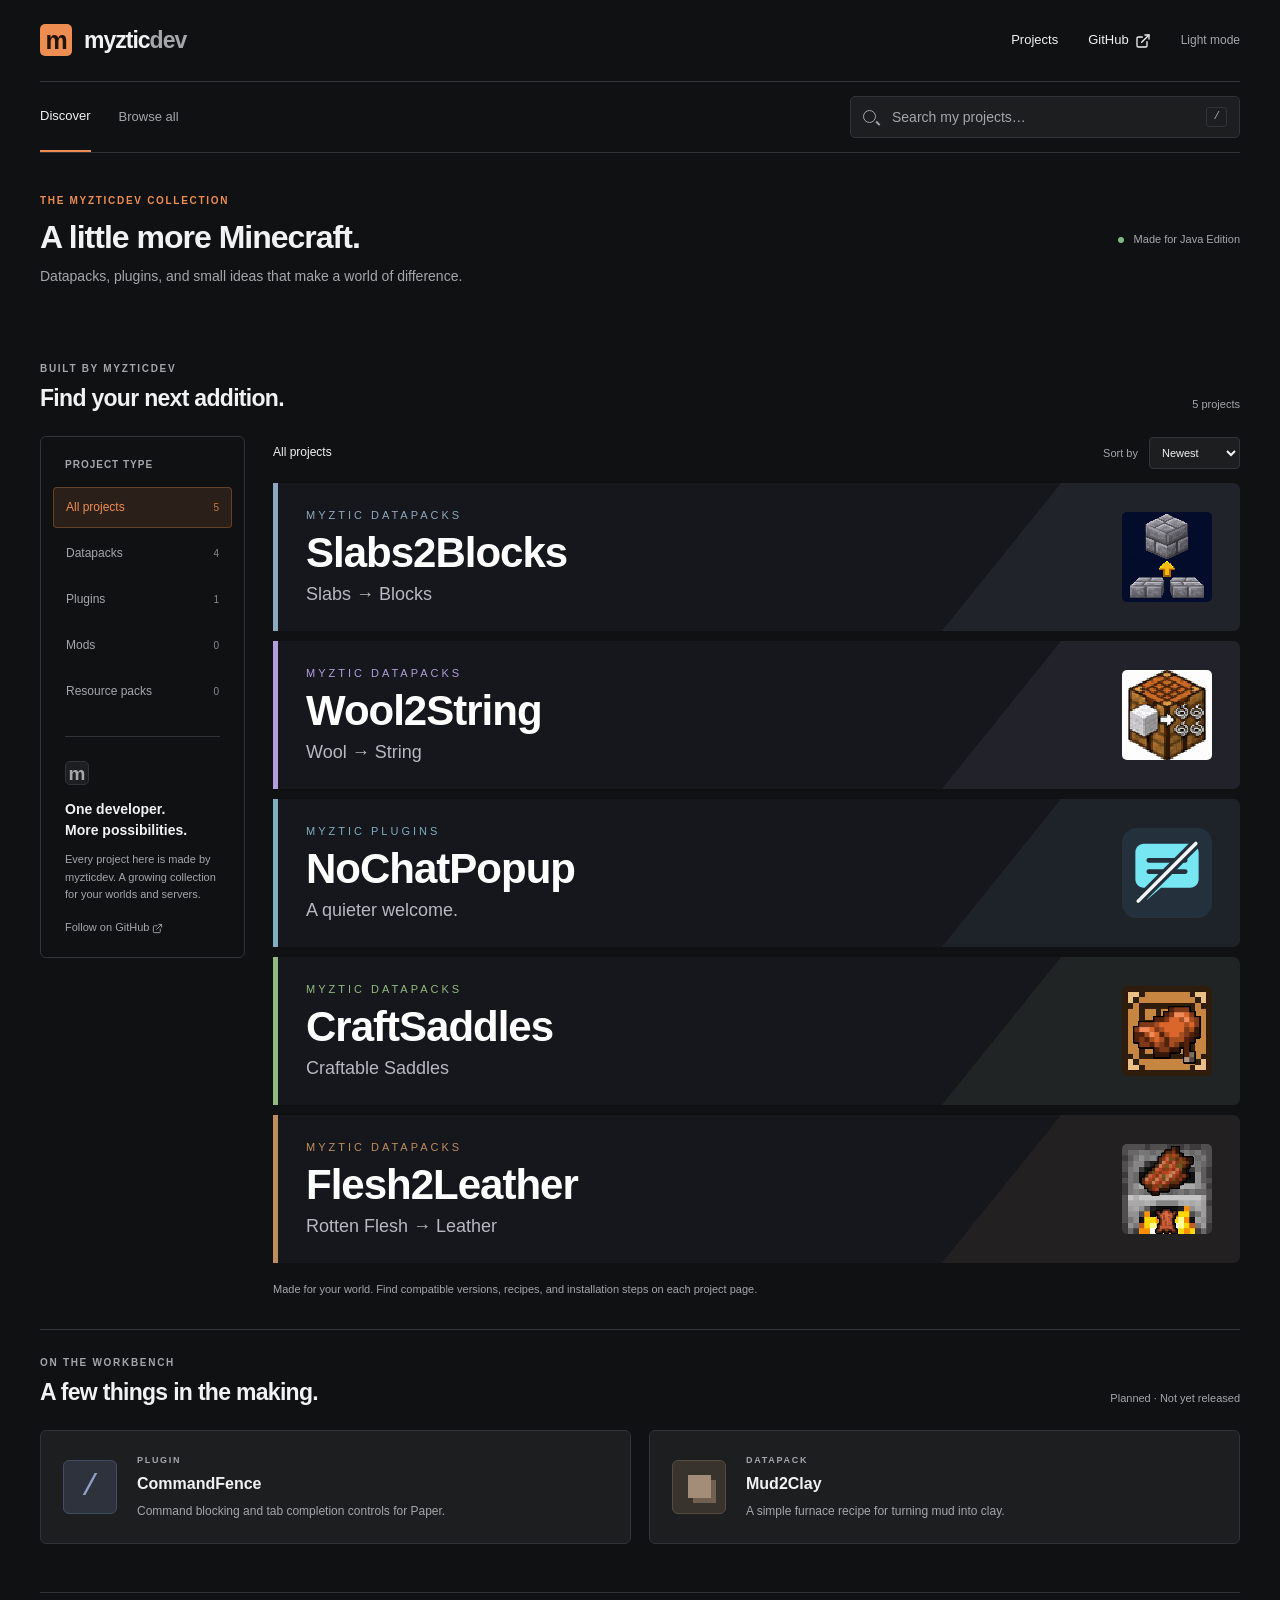
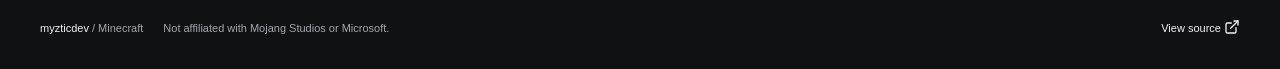
<file: index.html>
<!doctype html>
<html lang="en" data-theme="dark">
<head>
  <meta charset="utf-8" />
  <meta name="viewport" content="width=device-width, initial-scale=1" />
  <meta name="theme-color" content="#191a19" />
  <meta name="description" content="Minecraft datapacks and plugins by myzticdev. Download Flesh2Leather, CraftSaddles, Wool2String, Slabs2Blocks, and more." />
  <meta property="og:title" content="myzticdev — Minecraft Projects" />
  <meta property="og:description" content="Minecraft datapacks and plugins by myzticdev." />
  <meta property="og:type" content="website" />
  <meta property="og:url" content="https://mc.myztic.dev/" />
  <title>myzticdev — Minecraft Plugins & Datapacks</title>
  <link rel="icon" href="data:image/svg+xml,%3Csvg%20xmlns%3D%22http%3A//www.w3.org/2000/svg%22%20viewBox%3D%220%200%2064%2064%22%3E%20%20%3Crect%20width%3D%2264%22%20height%3D%2264%22%20rx%3D%2213%22%20fill%3D%22%233e7d4c%22/%3E%20%20%3Crect%20x%3D%2218%22%20y%3D%2217%22%20width%3D%2228%22%20height%3D%2214%22%20fill%3D%22%238fd26c%22/%3E%20%20%3Crect%20x%3D%2218%22%20y%3D%2231%22%20width%3D%2228%22%20height%3D%2216%22%20fill%3D%22%23654c32%22/%3E%20%20%3Cpath%20d%3D%22M18%2031h28%22%20stroke%3D%22%233e7d4c%22%20stroke-width%3D%224%22/%3E%3C/svg%3E" type="image/svg+xml" />
  <link rel="stylesheet" href="/assets/css/styles.css?v=20261126-1" />
  <link rel="stylesheet" href="/assets/css/catalog-banners.css?v=20261126-3" />
  <script src="/assets/js/app.js?v=20260929-2" defer></script>
</head>
<body><a class="skip-link" href="#main">Skip to content</a><div class="site-shell"><header class="topbar">
<a class="brand" href="/" aria-label="myzticdev home"><span class="brand-mark" aria-hidden="true">m</span>myztic<span class="brand-dev">dev</span></a>
<nav aria-label="Main navigation"><a href="/#projects">Projects</a><a href="https://github.com/myzticdev">GitHub <span class="icon icon-external-link" aria-hidden="true"></span></a><button id="theme-toggle" type="button" hidden>Light mode</button></nav>
</header>
<div class="browsebar"><a class="browse-active" href="/">Discover</a><a href="#projects">Browse all</a><form class="search" role="search" action="/" hidden data-catalog-control><label class="sr-only" for="project-search">Search projects</label><span class="search-symbol" aria-hidden="true"></span><input id="project-search" type="search" name="q" placeholder="Search my projects…" autocomplete="off"><kbd aria-hidden="true">/</kbd></form></div>
<main id="main"><section class="catalog-intro" aria-labelledby="site-title"><div><p class="eyebrow">THE MYZTICDEV COLLECTION</p><h1 id="site-title">A little more Minecraft.</h1><p>Datapacks, plugins, and small ideas that make a world of difference.</p></div><span class="edition-label"><span></span> Made for Java Edition</span></section>
<section id="projects" class="catalog-section" aria-labelledby="projects-heading"><div class="section-heading"><div><p class="eyebrow">BUILT BY MYZTICDEV</p><h2 id="projects-heading">Find your next addition.</h2></div><p id="result-count" class="muted" role="status" aria-live="polite">5 projects</p></div>
<div class="catalog-layout"><aside class="catalog-sidebar" aria-label="Project filters" hidden data-catalog-control><p class="filter-label">PROJECT TYPE</p><div class="category-list"><button type="button" data-filter="all" aria-pressed="true"><span>All projects</span><span class="count">5</span></button><button type="button" data-filter="datapacks" aria-pressed="false"><span>Datapacks</span><span class="count">4</span></button><button type="button" data-filter="plugins" aria-pressed="false"><span>Plugins</span><span class="count">1</span></button><button type="button" data-filter="mods" aria-pressed="false"><span>Mods</span><span class="count">0</span></button><button type="button" data-filter="resource-packs" aria-pressed="false"><span>Resource packs</span><span class="count">0</span></button></div><div class="sidebar-note"><span class="mini-mark" aria-hidden="true">m</span><h3>One developer.<br>More possibilities.</h3><p>Every project here is made by myzticdev. A growing collection for your worlds and servers.</p><a href="https://github.com/myzticdev">Follow on GitHub <span class="icon icon-external-link" aria-hidden="true"></span></a></div></aside>
<div class="catalog-results"><div class="catalog-toolbar"><span id="category-title">All projects</span><label hidden data-catalog-control>Sort by <select id="project-sort"><option value="newest">Newest</option><option value="name">Name A–Z</option></select></label></div><div class="project-grid"><article class="project-entry pack-banner slabs2blocks" data-category="datapacks" data-date="2026-11-25" data-name="Slabs2Blocks">
<a class="pack-banner-link" href="/projects/slabs2blocks/" aria-labelledby="slabs2blocks-title" aria-describedby="slabs2blocks-summary">
<div class="pack-banner-copy"><p class="pack-banner-brand">MYZTIC DATAPACKS</p><h3 id="slabs2blocks-title">Slabs2Blocks</h3><p class="pack-banner-subtitle" id="slabs2blocks-summary">Slabs → Blocks</p><p class="sr-only">Craft two matching slabs back into one full block. Place them side by side in a crafting grid or table.</p></div>
<img class="pack-banner-icon" src="/assets/images/slabs2blocks.png" alt="" width="100" height="100" loading="lazy">
</a></article><article class="project-entry pack-banner wool2string" data-category="datapacks" data-date="2026-11-23" data-name="Wool2String">
<a class="pack-banner-link" href="/projects/wool2string/" aria-labelledby="wool2string-title" aria-describedby="wool2string-summary">
<div class="pack-banner-copy"><p class="pack-banner-brand">MYZTIC DATAPACKS</p><h3 id="wool2string-title">Wool2String</h3><p class="pack-banner-subtitle" id="wool2string-summary">Wool → String</p><p class="sr-only">Turn any color of wool into string. One wool crafts into four string in a crafting grid or table.</p></div>
<img class="pack-banner-icon" src="/assets/images/wool2string.png" alt="" width="100" height="100" loading="lazy">
</a></article><article class="project-entry pack-banner nochatpopup" data-category="plugins" data-date="2026-09-29" data-name="NoChatPopup">
<a class="pack-banner-link" href="/projects/nochatpopup/" aria-labelledby="nochatpopup-title" aria-describedby="nochatpopup-summary">
<div class="pack-banner-copy"><p class="pack-banner-brand">MYZTIC PLUGINS</p><h3 id="nochatpopup-title">NoChatPopup</h3><p class="pack-banner-subtitle" id="nochatpopup-summary">A quieter welcome.</p><p class="sr-only">Hide the unverified-chat join popup. A lightweight Paper plugin that leaves your chat messages and formatting unchanged.</p></div>
<img class="pack-banner-icon" src="/assets/images/nochatpopup.svg" alt="" width="100" height="100" loading="lazy">
</a></article><article class="project-entry pack-banner craftsaddles" data-category="datapacks" data-date="2026-09-24" data-name="CraftSaddles">
<a class="pack-banner-link" href="/projects/craftsaddles/" aria-labelledby="craftsaddles-title" aria-describedby="craftsaddles-summary">
<div class="pack-banner-copy"><p class="pack-banner-brand">MYZTIC DATAPACKS</p><h3 id="craftsaddles-title">CraftSaddles</h3><p class="pack-banner-subtitle" id="craftsaddles-summary">Craftable Saddles</p><p class="sr-only">A saddle, a few materials, and a new way to explore. Bring saddle crafting to older Minecraft versions.</p></div>
<img class="pack-banner-icon" src="/assets/images/craftsaddles.png" alt="" width="100" height="100" loading="lazy">
</a></article><article class="project-entry pack-banner flesh2leather" data-category="datapacks" data-date="2026-09-22" data-name="Flesh2Leather">
<a class="pack-banner-link" href="/projects/flesh2leather/" aria-labelledby="flesh2leather-title" aria-describedby="flesh2leather-summary">
<div class="pack-banner-copy"><p class="pack-banner-brand">MYZTIC DATAPACKS</p><h3 id="flesh2leather-title">Flesh2Leather</h3><p class="pack-banner-subtitle" id="flesh2leather-summary">Rotten Flesh → Leather</p><p class="sr-only">Give your rotten flesh a purpose. Turn it into leather with a furnace or smoker.</p></div>
<img class="pack-banner-icon" src="/assets/images/flesh2leather.png" alt="" width="100" height="100" loading="lazy">
</a></article></div><div id="empty-state" class="empty-state" hidden><h3>No projects found.</h3><p id="empty-message">Try another search or project type.</p><button class="button button-outline" type="button" id="reset-filters">Show all projects</button></div><p class="project-help">Made for your world. Find compatible versions, recipes, and installation steps on each project page.</p></div></div></section>
<section class="workbench" aria-labelledby="workbench-title"><div class="section-heading"><div><p class="eyebrow">ON THE WORKBENCH</p><h2 id="workbench-title">A few things in the making.</h2></div><span class="muted">Planned · Not yet released</span></div><div class="planned-grid"><article><span class="planned-symbol" aria-hidden="true">/</span><div><p class="eyebrow">PLUGIN</p><h3>CommandFence</h3><p>Command blocking and tab completion controls for Paper.</p></div></article><article><span class="planned-symbol clay" aria-hidden="true"><span></span></span><div><p class="eyebrow">DATAPACK</p><h3>Mud2Clay</h3><p>A simple furnace recipe for turning mud into clay.</p></div></article></div></section>
</main><footer class="footer"><a href="/">myzticdev <span class="muted">/ Minecraft</span></a><small>Not affiliated with Mojang Studios or Microsoft.</small><a href="https://github.com/myzticdev">View source <span class="icon icon-external-link" aria-hidden="true"></span></a></footer></div></body></html>
</file>
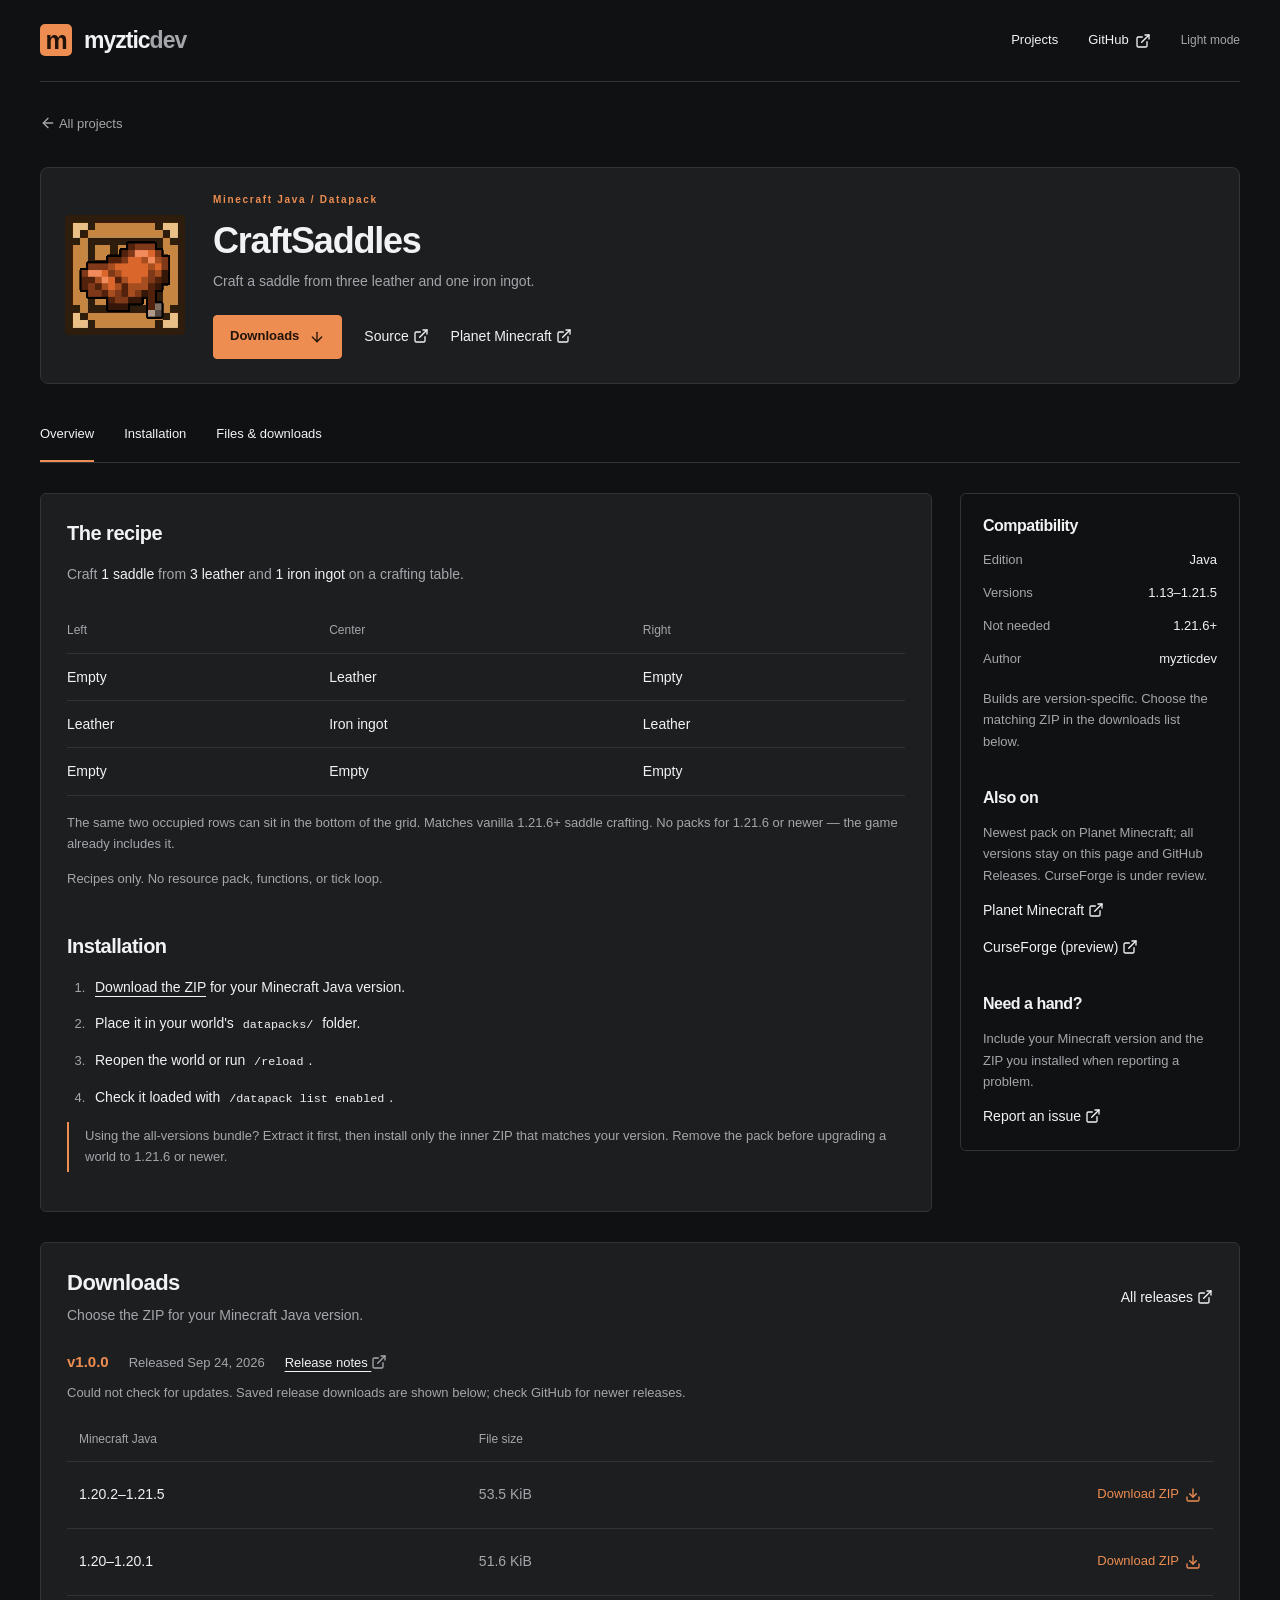
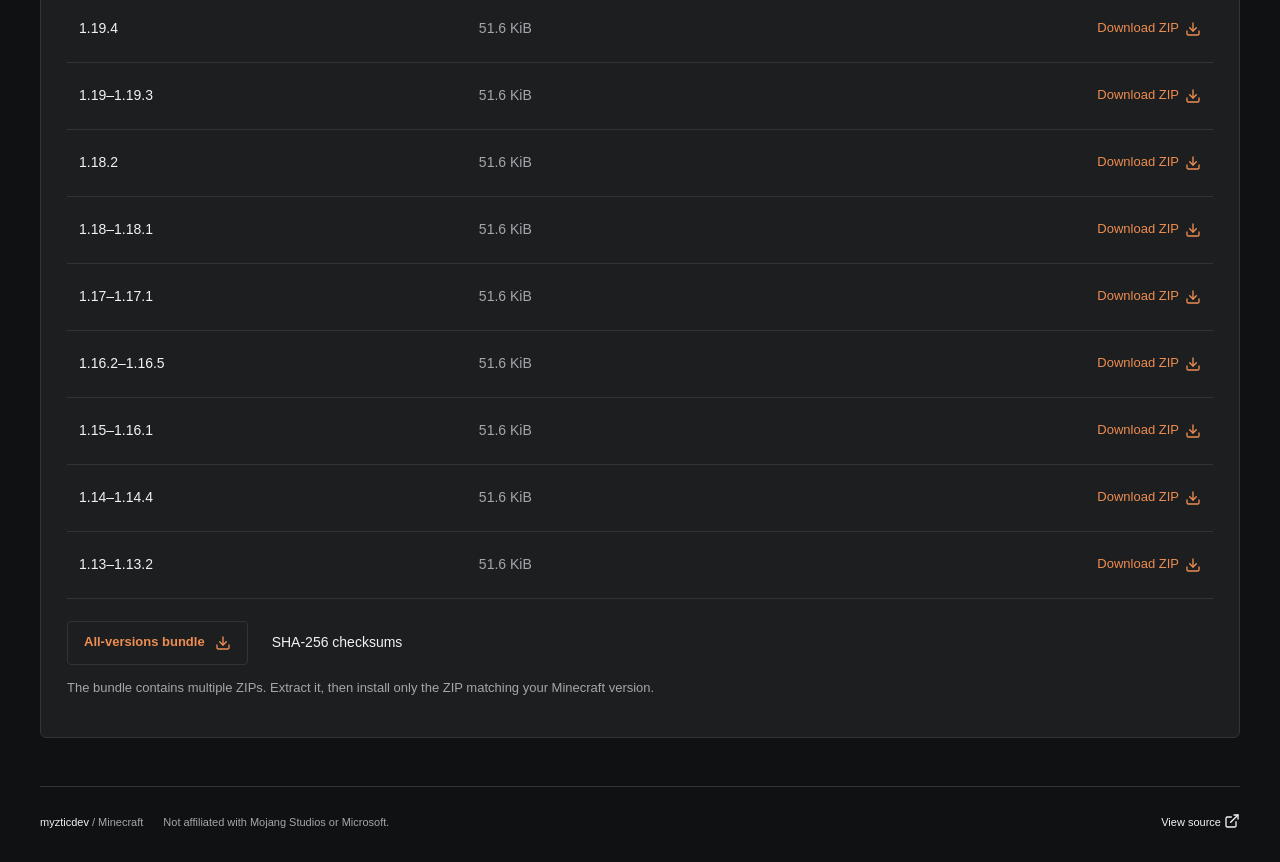
<file: projects/craftsaddles/index.html>
<!doctype html>
<html lang="en" data-theme="dark">
<head>
  <meta charset="utf-8" />
  <meta name="viewport" content="width=device-width, initial-scale=1" />
  <meta name="theme-color" content="#191a19" />
  <meta name="description" content="CraftSaddles by myzticdev — craft a saddle from leather and iron in Minecraft Java 1.13 through 1.21.5." />
  <meta property="og:title" content="CraftSaddles — myzticdev" />
  <meta property="og:description" content="A lightweight Minecraft Java datapack that backports vanilla saddle crafting to 1.13–1.21.5." />
  <meta property="og:type" content="website" />
  <meta property="og:url" content="https://mc.myztic.dev/projects/craftsaddles/" />
  <meta property="og:image" content="https://mc.myztic.dev/assets/images/craftsaddles.png" />
  <title>CraftSaddles — myzticdev</title>
  <link rel="stylesheet" href="/assets/css/styles.css?v=20260929-1" />
  <script src="/assets/js/app.js?v=20260929-1" defer></script>
  <script type="module" src="/assets/js/releases.js?v=20260929-1"></script>
</head>
<body>
  <a class="skip-link" href="#main">Skip to content</a>
  <div class="site-shell">
    <header class="topbar">
<a class="brand" href="/" aria-label="myzticdev home"><span class="brand-mark" aria-hidden="true">m</span>myztic<span class="brand-dev">dev</span></a>
<nav aria-label="Main navigation"><a href="/#projects">Projects</a><a href="https://github.com/myzticdev">GitHub <span class="icon icon-external-link" aria-hidden="true"></span></a><button id="theme-toggle" type="button" hidden>Light mode</button></nav>
</header>
    <main id="main">
      <a class="back-link" href="/#projects"><span class="icon icon-arrow-left" aria-hidden="true"></span> All projects</a>
      <section class="project-header" aria-labelledby="project-title">
        <img class="detail-art" src="/assets/images/craftsaddles.png" alt="CraftSaddles pack icon" width="240" height="240" />
        <div>
          <p class="eyebrow">Minecraft Java / Datapack</p>
          <h1 id="project-title">CraftSaddles</h1>
          <p class="summary">Craft a saddle from three leather and one iron ingot.</p>
          <div class="actions">
            <a class="button" href="#downloads">Downloads <span class="icon icon-arrow-down" aria-hidden="true"></span></a>
            <a class="text-link" href="https://github.com/myzticdev/CraftSaddles">Source <span class="icon icon-external-link" aria-hidden="true"></span></a>
            <a class="text-link" href="https://www.planetminecraft.com/data-pack/craftsaddles-craft-a-saddle/">Planet Minecraft <span class="icon icon-external-link" aria-hidden="true"></span></a>
          </div>
        </div>
      </section>
      <nav class="project-nav" aria-label="Project sections"><a href="#recipe-heading">Overview</a><a href="#install-heading">Installation</a><a href="#downloads">Files &amp; downloads</a></nav>
      <div class="detail-layout">
        <div class="detail-main">
          <section aria-labelledby="recipe-heading">
            <h2 id="recipe-heading">The recipe</h2>
            <p>Craft <strong>1 saddle</strong> from <strong>3 leather</strong> and <strong>1 iron ingot</strong> on a crafting table.</p>
            <table>
              <caption class="sr-only">Crafting table pattern for one saddle</caption>
              <thead><tr><th scope="col">Left</th><th scope="col">Center</th><th scope="col">Right</th></tr></thead>
              <tbody>
                <tr><td>Empty</td><td>Leather</td><td>Empty</td></tr>
                <tr><td>Leather</td><td>Iron ingot</td><td>Leather</td></tr>
                <tr><td>Empty</td><td>Empty</td><td>Empty</td></tr>
              </tbody>
            </table>
            <p class="note">The same two occupied rows can sit in the bottom of the grid. Matches vanilla 1.21.6+ saddle crafting. No packs for 1.21.6 or newer — the game already includes it.</p>
            <p class="note">Recipes only. No resource pack, functions, or tick loop.</p>
          </section>
          <section aria-labelledby="install-heading">
            <h2 id="install-heading">Installation</h2>
            <ol class="install-steps">
              <li><a href="#downloads">Download the ZIP</a> for your Minecraft Java version.</li>
              <li>Place it in your world's <code>datapacks/</code> folder.</li>
              <li>Reopen the world or run <code>/reload</code>.</li>
              <li>Check it loaded with <code>/datapack list enabled</code>.</li>
            </ol>
            <p class="install-note">Using the all-versions bundle? Extract it first, then install only the inner ZIP that matches your version. Remove the pack before upgrading a world to 1.21.6 or newer.</p>
          </section>
        </div>
        <aside class="project-sidebar" aria-label="Compatibility and support">
          <section>
            <h2>Compatibility</h2>
            <dl><div><dt>Edition</dt><dd>Java</dd></div><div><dt>Versions</dt><dd>1.13–1.21.5</dd></div><div><dt>Not needed</dt><dd>1.21.6+</dd></div><div><dt>Author</dt><dd>myzticdev</dd></div></dl>
            <p class="note">Builds are version-specific. Choose the matching ZIP in the downloads list below.</p>
          </section>
          <section>
            <h2>Also on</h2>
            <p class="note">Newest pack on Planet Minecraft; all versions stay on this page and GitHub Releases. CurseForge is under review.</p>
            <p><a class="text-link" href="https://www.planetminecraft.com/data-pack/craftsaddles-craft-a-saddle/">Planet Minecraft <span class="icon icon-external-link" aria-hidden="true"></span></a></p>
            <p><a class="text-link" href="https://www.curseforge.com/minecraft/data-packs/craftsaddles/preview">CurseForge (preview) <span class="icon icon-external-link" aria-hidden="true"></span></a></p>
          </section>
          <section>
            <h2>Need a hand?</h2>
            <p class="note">Include your Minecraft version and the ZIP you installed when reporting a problem.</p>
            <a class="text-link" href="https://github.com/myzticdev/CraftSaddles/issues">Report an issue <span class="icon icon-external-link" aria-hidden="true"></span></a>
          </section>
        </aside>
      </div>
      <section class="downloads-section" id="downloads" aria-labelledby="downloads-heading" data-release-downloads data-release-repo="https://github.com/myzticdev/CraftSaddles" data-release-pack="CraftSaddles" data-release-prefix="CraftSaddles">
        <div class="downloads-heading"><div><h2 id="downloads-heading">Downloads</h2><p>Choose the ZIP for your Minecraft Java version.</p></div><a class="text-link" href="https://github.com/myzticdev/CraftSaddles/releases">All releases <span class="icon icon-external-link" aria-hidden="true"></span></a></div>
        <div class="release-meta"><strong data-release-tag>v1.0.0</strong><span>Released <time data-release-date datetime="2026-09-24">Sep 24, 2026</time></span><a data-release-notes href="https://github.com/myzticdev/CraftSaddles/releases/tag/v1.0.0">Release notes <span class="icon icon-external-link" aria-hidden="true"></span></a></div>
        <p class="note release-status" data-release-status role="status">Saved release from GitHub. Checking for updates requires JavaScript.</p>
        <table class="downloads-table">
          <caption class="sr-only">CraftSaddles downloads by Minecraft Java version</caption>
          <thead><tr><th scope="col">Minecraft Java</th><th class="download-size" scope="col">File size</th><th scope="col"><span class="sr-only">Download</span></th></tr></thead>
          <tbody data-download-rows>
              <tr><th scope="row">1.20.2–1.21.5</th><td class="download-size">53.5 KiB</td><td><a class="download-link" href="https://github.com/myzticdev/CraftSaddles/releases/download/v1.0.0/CraftSaddles-1.20.2-1.21.5.zip" aria-label="Download CraftSaddles v1.0.0 for Minecraft 1.20.2–1.21.5">Download ZIP <span class="icon icon-download" aria-hidden="true"></span></a></td></tr>
              <tr><th scope="row">1.20–1.20.1</th><td class="download-size">51.6 KiB</td><td><a class="download-link" href="https://github.com/myzticdev/CraftSaddles/releases/download/v1.0.0/CraftSaddles-1.20-1.20.1.zip" aria-label="Download CraftSaddles v1.0.0 for Minecraft 1.20–1.20.1">Download ZIP <span class="icon icon-download" aria-hidden="true"></span></a></td></tr>
              <tr><th scope="row">1.19.4</th><td class="download-size">51.6 KiB</td><td><a class="download-link" href="https://github.com/myzticdev/CraftSaddles/releases/download/v1.0.0/CraftSaddles-1.19.4.zip" aria-label="Download CraftSaddles v1.0.0 for Minecraft 1.19.4">Download ZIP <span class="icon icon-download" aria-hidden="true"></span></a></td></tr>
              <tr><th scope="row">1.19–1.19.3</th><td class="download-size">51.6 KiB</td><td><a class="download-link" href="https://github.com/myzticdev/CraftSaddles/releases/download/v1.0.0/CraftSaddles-1.19-1.19.3.zip" aria-label="Download CraftSaddles v1.0.0 for Minecraft 1.19–1.19.3">Download ZIP <span class="icon icon-download" aria-hidden="true"></span></a></td></tr>
              <tr><th scope="row">1.18.2</th><td class="download-size">51.6 KiB</td><td><a class="download-link" href="https://github.com/myzticdev/CraftSaddles/releases/download/v1.0.0/CraftSaddles-1.18.2.zip" aria-label="Download CraftSaddles v1.0.0 for Minecraft 1.18.2">Download ZIP <span class="icon icon-download" aria-hidden="true"></span></a></td></tr>
              <tr><th scope="row">1.18–1.18.1</th><td class="download-size">51.6 KiB</td><td><a class="download-link" href="https://github.com/myzticdev/CraftSaddles/releases/download/v1.0.0/CraftSaddles-1.18-1.18.1.zip" aria-label="Download CraftSaddles v1.0.0 for Minecraft 1.18–1.18.1">Download ZIP <span class="icon icon-download" aria-hidden="true"></span></a></td></tr>
              <tr><th scope="row">1.17–1.17.1</th><td class="download-size">51.6 KiB</td><td><a class="download-link" href="https://github.com/myzticdev/CraftSaddles/releases/download/v1.0.0/CraftSaddles-1.17-1.17.1.zip" aria-label="Download CraftSaddles v1.0.0 for Minecraft 1.17–1.17.1">Download ZIP <span class="icon icon-download" aria-hidden="true"></span></a></td></tr>
              <tr><th scope="row">1.16.2–1.16.5</th><td class="download-size">51.6 KiB</td><td><a class="download-link" href="https://github.com/myzticdev/CraftSaddles/releases/download/v1.0.0/CraftSaddles-1.16.2-1.16.5.zip" aria-label="Download CraftSaddles v1.0.0 for Minecraft 1.16.2–1.16.5">Download ZIP <span class="icon icon-download" aria-hidden="true"></span></a></td></tr>
              <tr><th scope="row">1.15–1.16.1</th><td class="download-size">51.6 KiB</td><td><a class="download-link" href="https://github.com/myzticdev/CraftSaddles/releases/download/v1.0.0/CraftSaddles-1.15-1.16.1.zip" aria-label="Download CraftSaddles v1.0.0 for Minecraft 1.15–1.16.1">Download ZIP <span class="icon icon-download" aria-hidden="true"></span></a></td></tr>
              <tr><th scope="row">1.14–1.14.4</th><td class="download-size">51.6 KiB</td><td><a class="download-link" href="https://github.com/myzticdev/CraftSaddles/releases/download/v1.0.0/CraftSaddles-1.14-1.14.4.zip" aria-label="Download CraftSaddles v1.0.0 for Minecraft 1.14–1.14.4">Download ZIP <span class="icon icon-download" aria-hidden="true"></span></a></td></tr>
              <tr><th scope="row">1.13–1.13.2</th><td class="download-size">51.6 KiB</td><td><a class="download-link" href="https://github.com/myzticdev/CraftSaddles/releases/download/v1.0.0/CraftSaddles-1.13-1.13.2.zip" aria-label="Download CraftSaddles v1.0.0 for Minecraft 1.13–1.13.2">Download ZIP <span class="icon icon-download" aria-hidden="true"></span></a></td></tr>
          </tbody>
        </table>
        <div class="release-extras"><a class="button button-outline" data-release-bundle href="https://github.com/myzticdev/CraftSaddles/releases/download/v1.0.0/CraftSaddles-myzticdev-All-Versions.zip">All-versions bundle <span class="icon icon-download" aria-hidden="true"></span></a><a class="text-link" data-release-checksums href="https://github.com/myzticdev/CraftSaddles/releases/download/v1.0.0/SHA256SUMS.txt">SHA-256 checksums</a></div>
        <p class="note" data-bundle-note>The bundle contains multiple ZIPs. Extract it, then install only the ZIP matching your Minecraft version.</p>
      </section>
    </main>
    <footer class="footer"><a href="/">myzticdev <span class="muted">/ Minecraft</span></a><small>Not affiliated with Mojang Studios or Microsoft.</small><a href="https://github.com/myzticdev">View source <span class="icon icon-external-link" aria-hidden="true"></span></a></footer>
  </div>
</body>
</html>
</file>
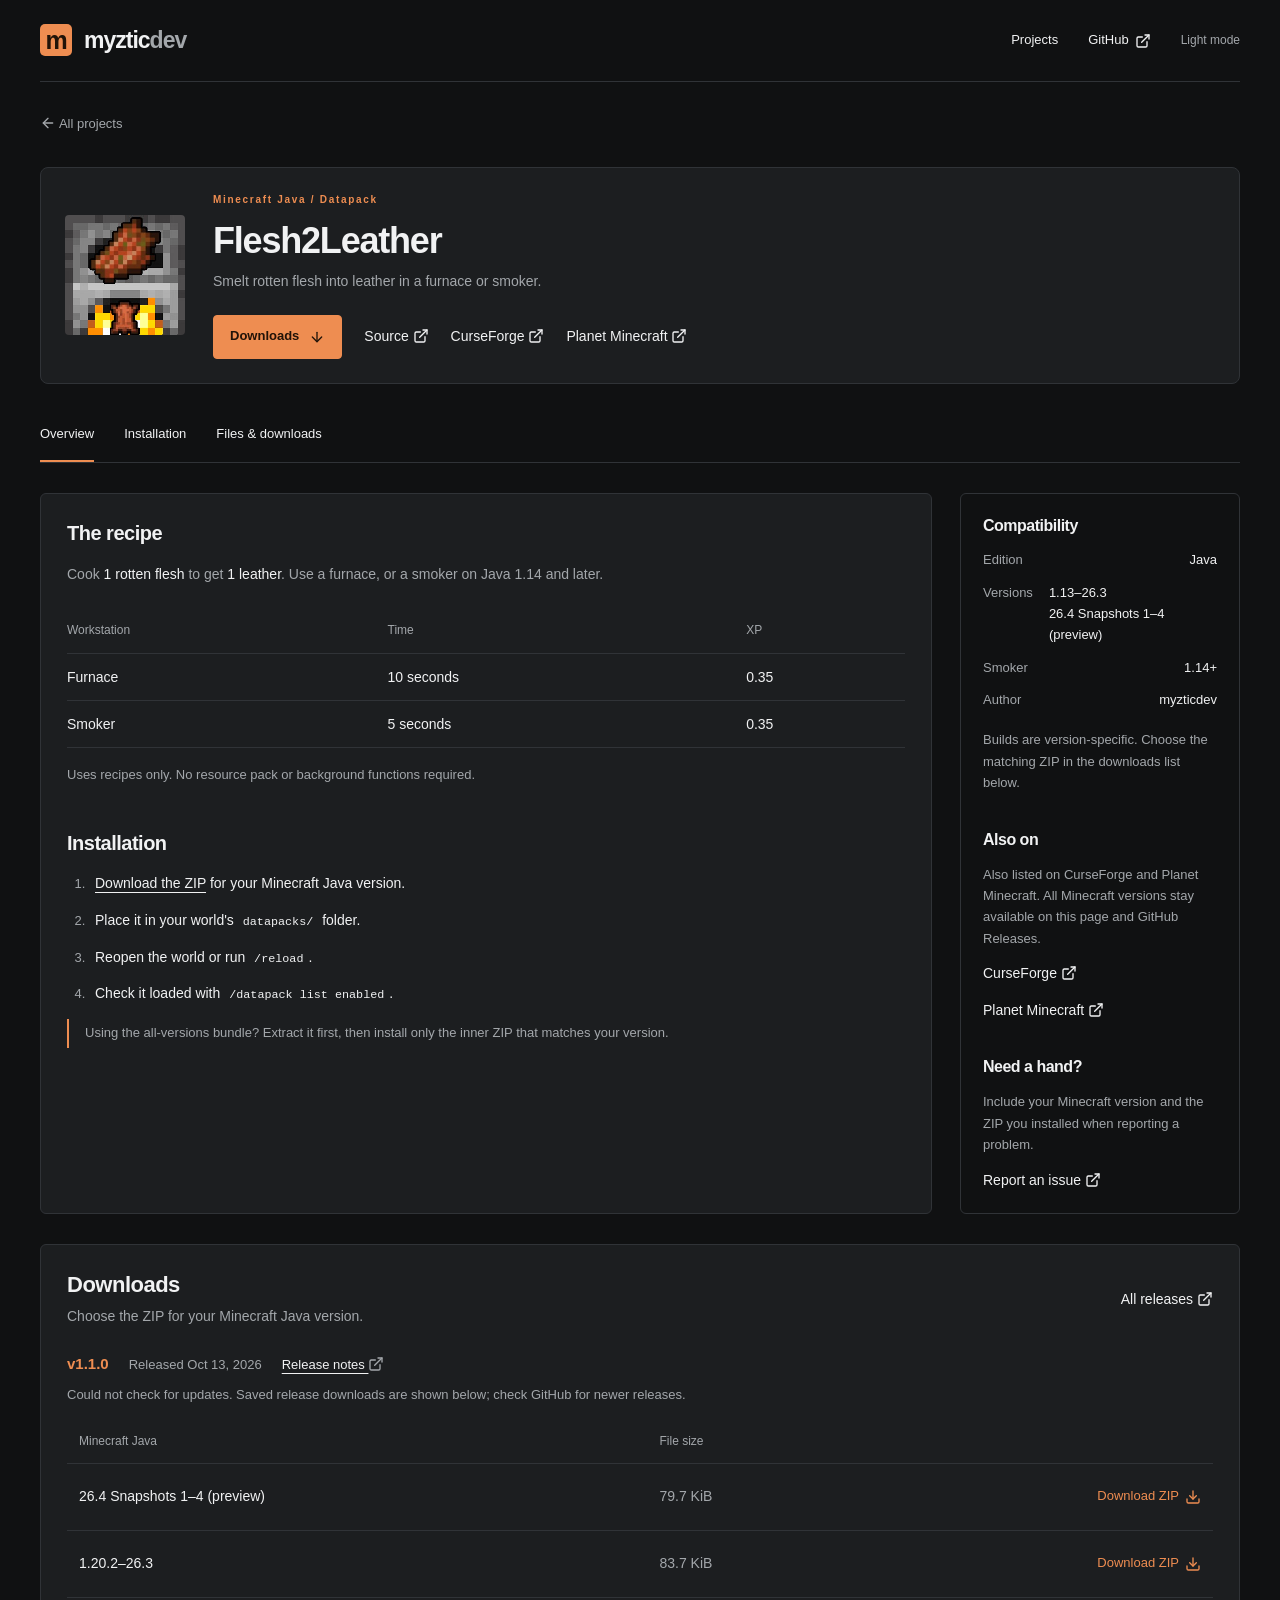
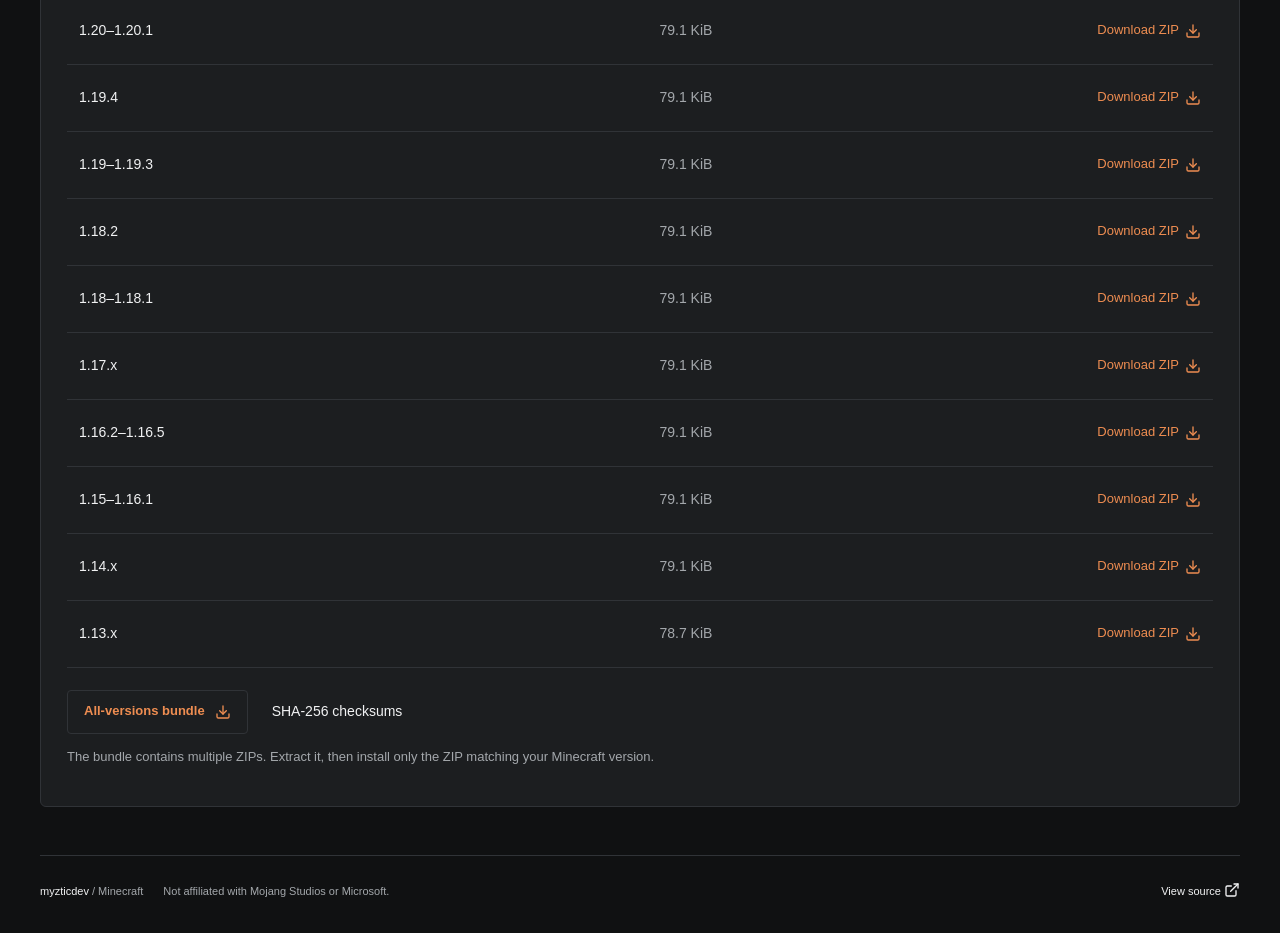
<file: projects/flesh2leather/index.html>
<!doctype html>
<html lang="en" data-theme="dark">
<head>
  <meta charset="utf-8" />
  <meta name="viewport" content="width=device-width, initial-scale=1" />
  <meta name="theme-color" content="#191a19" />
  <meta name="description" content="Flesh2Leather by myzticdev — cook Rotten Flesh into Leather in Minecraft Java, with support from 1.13 through 26.3 and a preview for 26.4 Snapshots 1–4." />
  <meta property="og:title" content="Flesh2Leather — myzticdev" />
  <meta property="og:description" content="A lightweight Minecraft Java datapack that turns Rotten Flesh into Leather." />
  <meta property="og:type" content="website" />
  <meta property="og:url" content="https://mc.myztic.dev/projects/flesh2leather/" />
  <meta property="og:image" content="https://mc.myztic.dev/assets/images/flesh2leather.png" />
  <title>Flesh2Leather — myzticdev</title>
  <link rel="stylesheet" href="/assets/css/styles.css?v=20260929-1" />
  <script src="/assets/js/app.js?v=20260929-1" defer></script>
  <script type="module" src="/assets/js/releases.js?v=20260929-1"></script>
</head>
<body>
  <a class="skip-link" href="#main">Skip to content</a>
  <div class="site-shell">
    <header class="topbar">
<a class="brand" href="/" aria-label="myzticdev home"><span class="brand-mark" aria-hidden="true">m</span>myztic<span class="brand-dev">dev</span></a>
<nav aria-label="Main navigation"><a href="/#projects">Projects</a><a href="https://github.com/myzticdev">GitHub <span class="icon icon-external-link" aria-hidden="true"></span></a><button id="theme-toggle" type="button" hidden>Light mode</button></nav>
</header>
    <main id="main">
      <a class="back-link" href="/#projects"><span class="icon icon-arrow-left" aria-hidden="true"></span> All projects</a>
      <section class="project-header" aria-labelledby="project-title">
        <img class="detail-art" src="/assets/images/flesh2leather.png" alt="Rotten flesh turning into leather over a lit furnace" width="240" height="240" />
        <div>
          <p class="eyebrow">Minecraft Java / Datapack</p>
          <h1 id="project-title">Flesh2Leather</h1>
          <p class="summary">Smelt rotten flesh into leather in a furnace or smoker.</p>
          <div class="actions">
            <a class="button" href="#downloads">Downloads <span class="icon icon-arrow-down" aria-hidden="true"></span></a>
            <a class="text-link" href="https://github.com/myzticdev/flesh2leather">Source <span class="icon icon-external-link" aria-hidden="true"></span></a>
            <a class="text-link" href="https://www.curseforge.com/minecraft/data-packs/flesh2leather">CurseForge <span class="icon icon-external-link" aria-hidden="true"></span></a>
            <a class="text-link" href="https://www.planetminecraft.com/data-pack/flesh2leather-smelt-rotten-flesh-into-leather/">Planet Minecraft <span class="icon icon-external-link" aria-hidden="true"></span></a>
          </div>
        </div>
      </section>
      <nav class="project-nav" aria-label="Project sections"><a href="#recipe-heading">Overview</a><a href="#install-heading">Installation</a><a href="#downloads">Files &amp; downloads</a></nav>
      <div class="detail-layout">
        <div class="detail-main">
          <section aria-labelledby="recipe-heading">
            <h2 id="recipe-heading">The recipe</h2>
            <p>Cook <strong>1 rotten flesh</strong> to get <strong>1 leather</strong>. Use a furnace, or a smoker on Java 1.14 and later.</p>
            <table>
              <caption class="sr-only">Cooking time and experience by workstation</caption>
              <thead><tr><th scope="col">Workstation</th><th scope="col">Time</th><th scope="col">XP</th></tr></thead>
              <tbody><tr><th scope="row">Furnace</th><td>10 seconds</td><td>0.35</td></tr><tr><th scope="row">Smoker</th><td>5 seconds</td><td>0.35</td></tr></tbody>
            </table>
            <p class="note">Uses recipes only. No resource pack or background functions required.</p>
          </section>
          <section aria-labelledby="install-heading">
            <h2 id="install-heading">Installation</h2>
            <ol class="install-steps">
              <li><a href="#downloads">Download the ZIP</a> for your Minecraft Java version.</li>
              <li>Place it in your world's <code>datapacks/</code> folder.</li>
              <li>Reopen the world or run <code>/reload</code>.</li>
              <li>Check it loaded with <code>/datapack list enabled</code>.</li>
            </ol>
            <p class="install-note">Using the all-versions bundle? Extract it first, then install only the inner ZIP that matches your version.</p>
          </section>
        </div>
        <aside class="project-sidebar" aria-label="Compatibility and support">
          <section>
            <h2>Compatibility</h2>
            <dl><div><dt>Edition</dt><dd>Java</dd></div><div><dt>Versions</dt><dd>1.13–26.3<br>26.4 Snapshots 1–4 (preview)</dd></div><div><dt>Smoker</dt><dd>1.14+</dd></div><div><dt>Author</dt><dd>myzticdev</dd></div></dl>
            <p class="note">Builds are version-specific. Choose the matching ZIP in the downloads list below.</p>
          </section>
          <section>
            <h2>Also on</h2>
            <p class="note">Also listed on CurseForge and Planet Minecraft. All Minecraft versions stay available on this page and GitHub Releases.</p>
            <p><a class="text-link" href="https://www.curseforge.com/minecraft/data-packs/flesh2leather">CurseForge <span class="icon icon-external-link" aria-hidden="true"></span></a></p>
            <p><a class="text-link" href="https://www.planetminecraft.com/data-pack/flesh2leather-smelt-rotten-flesh-into-leather/">Planet Minecraft <span class="icon icon-external-link" aria-hidden="true"></span></a></p>
          </section>
          <section>
            <h2>Need a hand?</h2>
            <p class="note">Include your Minecraft version and the ZIP you installed when reporting a problem.</p>
            <a class="text-link" href="https://github.com/myzticdev/flesh2leather/issues">Report an issue <span class="icon icon-external-link" aria-hidden="true"></span></a>
          </section>
        </aside>
      </div>
      <section class="downloads-section" id="downloads" aria-labelledby="downloads-heading" data-release-downloads data-release-repo="https://github.com/myzticdev/flesh2leather" data-release-pack="Flesh2Leather" data-release-prefix="Flesh2Leather">
        <div class="downloads-heading"><div><h2 id="downloads-heading">Downloads</h2><p>Choose the ZIP for your Minecraft Java version.</p></div><a class="text-link" href="https://github.com/myzticdev/flesh2leather/releases">All releases <span class="icon icon-external-link" aria-hidden="true"></span></a></div>
        <div class="release-meta"><strong data-release-tag>v1.1.0</strong><span>Released <time data-release-date datetime="2026-10-13">Oct 13, 2026</time></span><a data-release-notes href="https://github.com/myzticdev/flesh2leather/releases/tag/v1.1.0">Release notes <span class="icon icon-external-link" aria-hidden="true"></span></a></div>
        <p class="note release-status" data-release-status role="status">Saved release from GitHub. Checking for updates requires JavaScript.</p>
        <table class="downloads-table">
          <caption class="sr-only">Flesh2Leather downloads by Minecraft Java version</caption>
          <thead><tr><th scope="col">Minecraft Java</th><th class="download-size" scope="col">File size</th><th scope="col"><span class="sr-only">Download</span></th></tr></thead>
          <tbody data-download-rows>
              <tr><th scope="row">26.4 Snapshots 1–4 (preview)</th><td class="download-size">79.7 KiB</td><td><a class="download-link" href="https://github.com/myzticdev/flesh2leather/releases/download/v1.1.0/Flesh2Leather-26.4-snapshot-1-4.zip" aria-label="Download Flesh2Leather v1.1.0 for Minecraft 26.4 Snapshots 1–4 (preview)">Download ZIP <span class="icon icon-download" aria-hidden="true"></span></a></td></tr>
              <tr><th scope="row">1.20.2–26.3</th><td class="download-size">83.7 KiB</td><td><a class="download-link" href="https://github.com/myzticdev/flesh2leather/releases/download/v1.1.0/Flesh2Leather-1.20.2-26.3.zip" aria-label="Download Flesh2Leather v1.1.0 for Minecraft 1.20.2–26.3">Download ZIP <span class="icon icon-download" aria-hidden="true"></span></a></td></tr>
              <tr><th scope="row">1.20–1.20.1</th><td class="download-size">79.1 KiB</td><td><a class="download-link" href="https://github.com/myzticdev/flesh2leather/releases/download/v1.1.0/Flesh2Leather-1.20-1.20.1.zip" aria-label="Download Flesh2Leather v1.1.0 for Minecraft 1.20–1.20.1">Download ZIP <span class="icon icon-download" aria-hidden="true"></span></a></td></tr>
              <tr><th scope="row">1.19.4</th><td class="download-size">79.1 KiB</td><td><a class="download-link" href="https://github.com/myzticdev/flesh2leather/releases/download/v1.1.0/Flesh2Leather-1.19.4.zip" aria-label="Download Flesh2Leather v1.1.0 for Minecraft 1.19.4">Download ZIP <span class="icon icon-download" aria-hidden="true"></span></a></td></tr>
              <tr><th scope="row">1.19–1.19.3</th><td class="download-size">79.1 KiB</td><td><a class="download-link" href="https://github.com/myzticdev/flesh2leather/releases/download/v1.1.0/Flesh2Leather-1.19-1.19.3.zip" aria-label="Download Flesh2Leather v1.1.0 for Minecraft 1.19–1.19.3">Download ZIP <span class="icon icon-download" aria-hidden="true"></span></a></td></tr>
              <tr><th scope="row">1.18.2</th><td class="download-size">79.1 KiB</td><td><a class="download-link" href="https://github.com/myzticdev/flesh2leather/releases/download/v1.1.0/Flesh2Leather-1.18.2.zip" aria-label="Download Flesh2Leather v1.1.0 for Minecraft 1.18.2">Download ZIP <span class="icon icon-download" aria-hidden="true"></span></a></td></tr>
              <tr><th scope="row">1.18–1.18.1</th><td class="download-size">79.1 KiB</td><td><a class="download-link" href="https://github.com/myzticdev/flesh2leather/releases/download/v1.1.0/Flesh2Leather-1.18-1.18.1.zip" aria-label="Download Flesh2Leather v1.1.0 for Minecraft 1.18–1.18.1">Download ZIP <span class="icon icon-download" aria-hidden="true"></span></a></td></tr>
              <tr><th scope="row">1.17.x</th><td class="download-size">79.1 KiB</td><td><a class="download-link" href="https://github.com/myzticdev/flesh2leather/releases/download/v1.1.0/Flesh2Leather-1.17.x.zip" aria-label="Download Flesh2Leather v1.1.0 for Minecraft 1.17.x">Download ZIP <span class="icon icon-download" aria-hidden="true"></span></a></td></tr>
              <tr><th scope="row">1.16.2–1.16.5</th><td class="download-size">79.1 KiB</td><td><a class="download-link" href="https://github.com/myzticdev/flesh2leather/releases/download/v1.1.0/Flesh2Leather-1.16.2-1.16.5.zip" aria-label="Download Flesh2Leather v1.1.0 for Minecraft 1.16.2–1.16.5">Download ZIP <span class="icon icon-download" aria-hidden="true"></span></a></td></tr>
              <tr><th scope="row">1.15–1.16.1</th><td class="download-size">79.1 KiB</td><td><a class="download-link" href="https://github.com/myzticdev/flesh2leather/releases/download/v1.1.0/Flesh2Leather-1.15-1.16.1.zip" aria-label="Download Flesh2Leather v1.1.0 for Minecraft 1.15–1.16.1">Download ZIP <span class="icon icon-download" aria-hidden="true"></span></a></td></tr>
              <tr><th scope="row">1.14.x</th><td class="download-size">79.1 KiB</td><td><a class="download-link" href="https://github.com/myzticdev/flesh2leather/releases/download/v1.1.0/Flesh2Leather-1.14.x.zip" aria-label="Download Flesh2Leather v1.1.0 for Minecraft 1.14.x">Download ZIP <span class="icon icon-download" aria-hidden="true"></span></a></td></tr>
              <tr><th scope="row">1.13.x</th><td class="download-size">78.7 KiB</td><td><a class="download-link" href="https://github.com/myzticdev/flesh2leather/releases/download/v1.1.0/Flesh2Leather-1.13.x.zip" aria-label="Download Flesh2Leather v1.1.0 for Minecraft 1.13.x">Download ZIP <span class="icon icon-download" aria-hidden="true"></span></a></td></tr>
          </tbody>
        </table>
        <div class="release-extras"><a class="button button-outline" data-release-bundle href="https://github.com/myzticdev/flesh2leather/releases/download/v1.1.0/Flesh2Leather-myzticdev-All-Versions.zip">All-versions bundle <span class="icon icon-download" aria-hidden="true"></span></a><a class="text-link" data-release-checksums href="https://github.com/myzticdev/flesh2leather/releases/download/v1.1.0/SHA256SUMS.txt">SHA-256 checksums</a></div>
        <p class="note" data-bundle-note>The bundle contains multiple ZIPs. Extract it, then install only the ZIP matching your Minecraft version.</p>
      </section>
    </main>
    <footer class="footer"><a href="/">myzticdev <span class="muted">/ Minecraft</span></a><small>Not affiliated with Mojang Studios or Microsoft.</small><a href="https://github.com/myzticdev">View source <span class="icon icon-external-link" aria-hidden="true"></span></a></footer>
  </div>
</body>
</html>
</file>
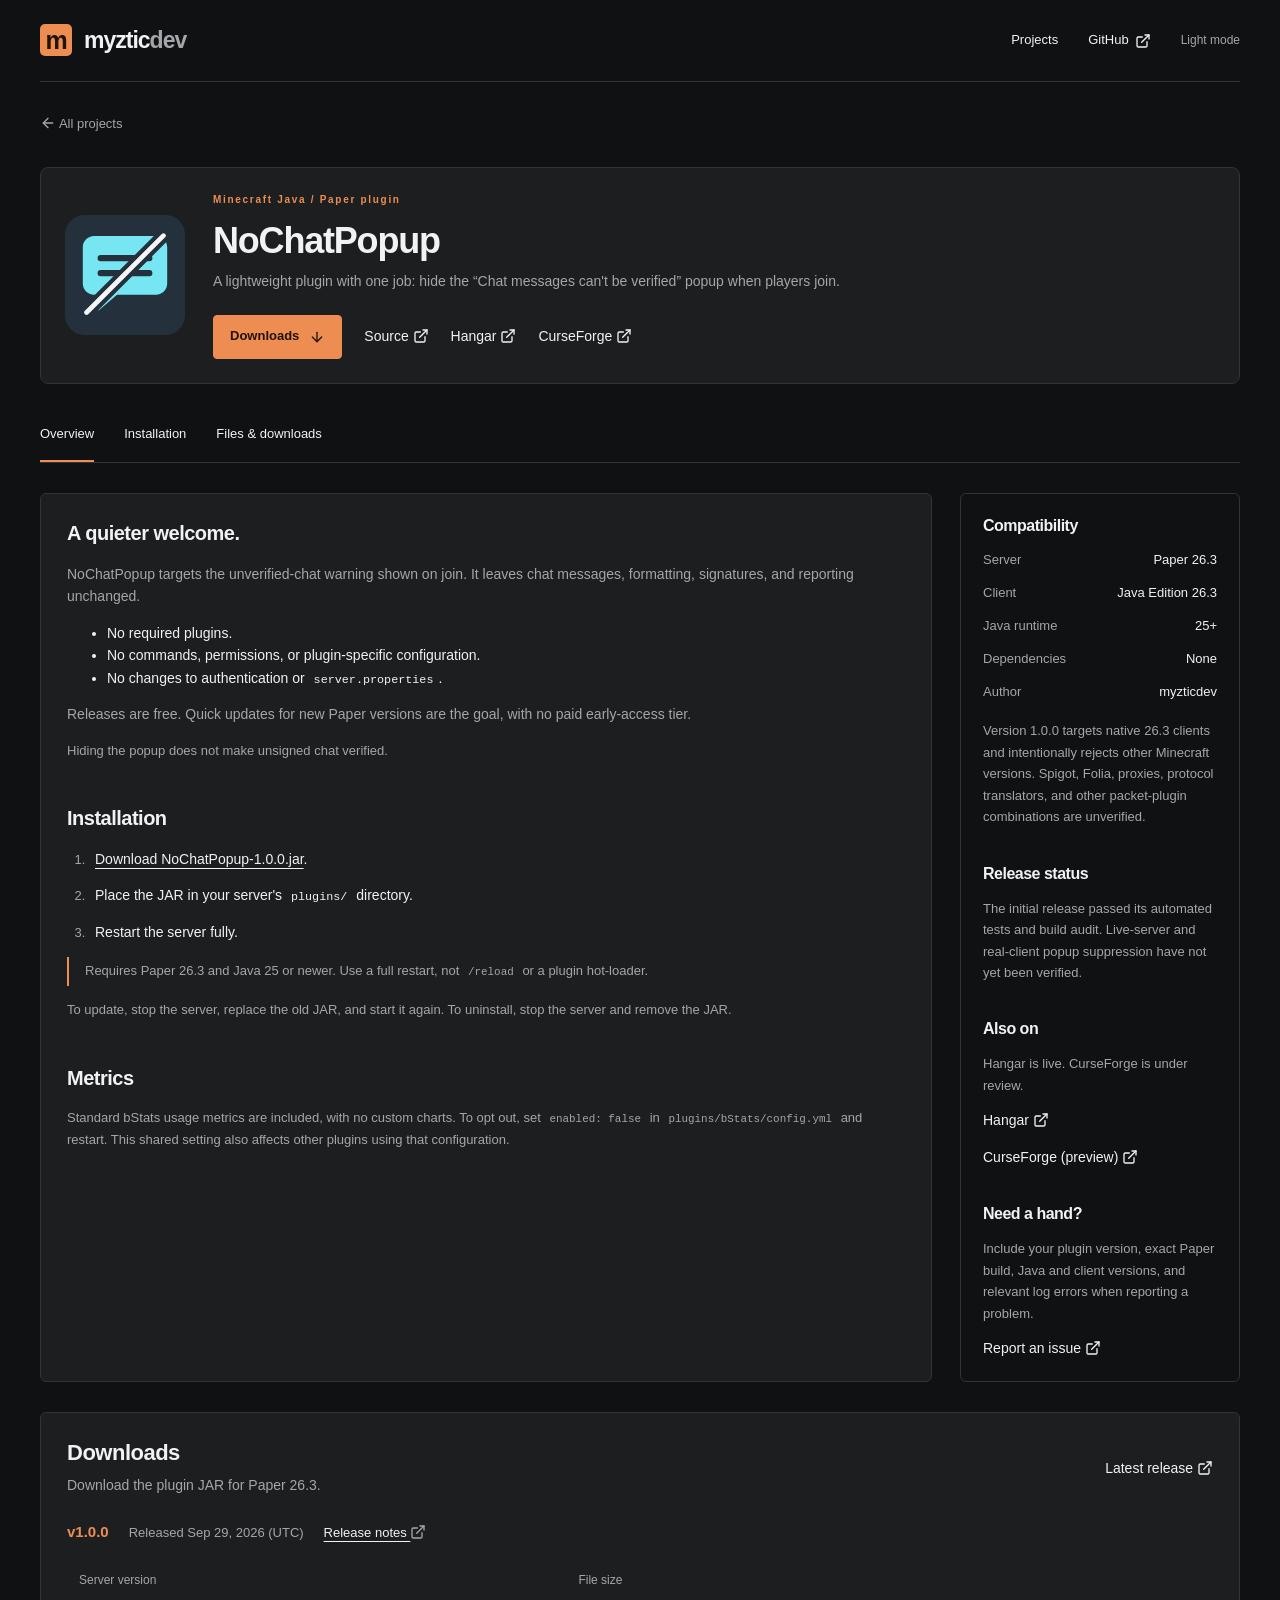
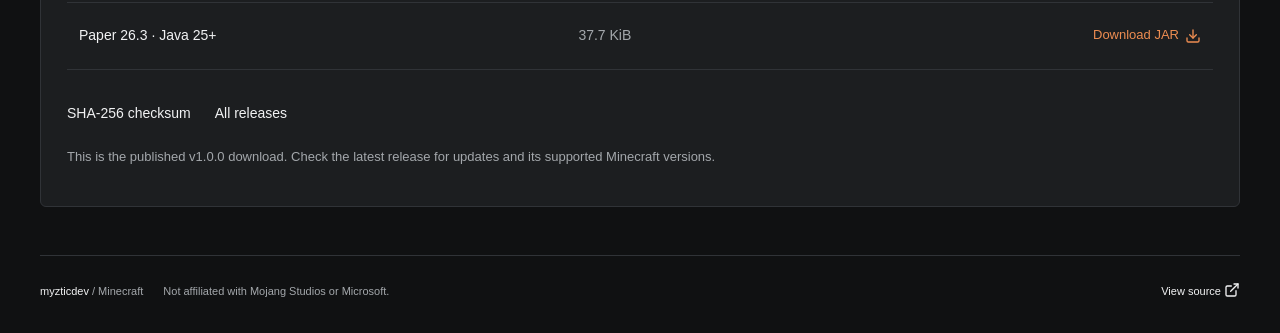
<file: projects/nochatpopup/index.html>
<!doctype html>
<html lang="en" data-theme="dark">
<head>
  <meta charset="utf-8" />
  <meta name="viewport" content="width=device-width, initial-scale=1" />
  <meta name="theme-color" content="#191a19" />
  <meta name="description" content="NoChatPopup by myzticdev — a lightweight Paper 26.3 plugin for hiding the unverified-chat join popup. Download, requirements, and installation." />
  <meta property="og:title" content="NoChatPopup — myzticdev" />
  <meta property="og:description" content="Hide the unverified-chat join popup with a lightweight Paper plugin. No required plugins or plugin-specific configuration." />
  <meta property="og:type" content="website" />
  <meta property="og:url" content="https://mc.myztic.dev/projects/nochatpopup/" />
  <meta property="og:image" content="https://mc.myztic.dev/assets/images/nochatpopup.svg" />
  <title>NoChatPopup — myzticdev</title>
  <link rel="stylesheet" href="/assets/css/styles.css?v=20260929-2" />
  <script src="/assets/js/app.js?v=20260929-2" defer></script>
</head>
<body>
<a class="skip-link" href="#main">Skip to content</a>
<div class="site-shell"><header class="topbar">
<a class="brand" href="/" aria-label="myzticdev home"><span class="brand-mark" aria-hidden="true">m</span>myztic<span class="brand-dev">dev</span></a>
<nav aria-label="Main navigation"><a href="/#projects">Projects</a><a href="https://github.com/myzticdev">GitHub <span class="icon icon-external-link" aria-hidden="true"></span></a><button id="theme-toggle" type="button" hidden>Light mode</button></nav>
</header>
<main id="main">
<a class="back-link" href="/#projects"><span class="icon icon-arrow-left" aria-hidden="true"></span> All projects</a>
<section class="project-header" aria-labelledby="project-title">
<img class="detail-art" src="/assets/images/nochatpopup.svg" alt="Chat popup crossed out" width="256" height="256">
<div><p class="eyebrow">Minecraft Java / Paper plugin</p><h1 id="project-title">NoChatPopup</h1>
<p class="summary">A lightweight plugin with one job: hide the “Chat messages can't be verified” popup when players join.</p>
<div class="actions"><a class="button" href="#downloads">Downloads <span class="icon icon-arrow-down" aria-hidden="true"></span></a><a class="text-link" href="https://github.com/myzticdev/NoChatPopup">Source <span class="icon icon-external-link" aria-hidden="true"></span></a><a class="text-link" href="https://hangar.papermc.io/Myztic_dev/NoChatPopup">Hangar <span class="icon icon-external-link" aria-hidden="true"></span></a><a class="text-link" href="https://www.curseforge.com/minecraft/bukkit-plugins/nochatpopup/preview">CurseForge <span class="icon icon-external-link" aria-hidden="true"></span></a></div></div>
</section>
<nav class="project-nav" aria-label="Project sections"><a href="#overview-heading">Overview</a><a href="#install-heading">Installation</a><a href="#downloads">Files &amp; downloads</a></nav>
<div class="detail-layout"><div class="detail-main">
<section aria-labelledby="overview-heading"><h2 id="overview-heading">A quieter welcome.</h2><p>NoChatPopup targets the unverified-chat warning shown on join. It leaves chat messages, formatting, signatures, and reporting unchanged.</p><ul><li>No required plugins.</li><li>No commands, permissions, or plugin-specific configuration.</li><li>No changes to authentication or <code>server.properties</code>.</li></ul><p>Releases are free. Quick updates for new Paper versions are the goal, with no paid early-access tier.</p><p class="note">Hiding the popup does not make unsigned chat verified.</p></section>
<section aria-labelledby="install-heading"><h2 id="install-heading">Installation</h2><ol class="install-steps"><li><a href="#downloads">Download NoChatPopup-1.0.0.jar</a>.</li><li>Place the JAR in your server's <code>plugins/</code> directory.</li><li>Restart the server fully.</li></ol><p class="install-note">Requires Paper 26.3 and Java 25 or newer. Use a full restart, not <code>/reload</code> or a plugin hot-loader.</p><p class="note">To update, stop the server, replace the old JAR, and start it again. To uninstall, stop the server and remove the JAR.</p></section>
<section aria-labelledby="metrics-heading"><h2 id="metrics-heading">Metrics</h2><p class="note">Standard bStats usage metrics are included, with no custom charts. To opt out, set <code>enabled: false</code> in <code>plugins/bStats/config.yml</code> and restart. This shared setting also affects other plugins using that configuration.</p></section>
</div><aside class="project-sidebar" aria-label="Compatibility and support">
<section><h2>Compatibility</h2><dl><div><dt>Server</dt><dd>Paper 26.3</dd></div><div><dt>Client</dt><dd>Java Edition 26.3</dd></div><div><dt>Java runtime</dt><dd>25+</dd></div><div><dt>Dependencies</dt><dd>None</dd></div><div><dt>Author</dt><dd>myzticdev</dd></div></dl><p class="note">Version 1.0.0 targets native 26.3 clients and intentionally rejects other Minecraft versions. Spigot, Folia, proxies, protocol translators, and other packet-plugin combinations are unverified.</p></section>
<section><h2>Release status</h2><p class="note">The initial release passed its automated tests and build audit. Live-server and real-client popup suppression have not yet been verified.</p></section>
<section><h2>Also on</h2><p class="note">Hangar is live. CurseForge is under review.</p><p><a class="text-link" href="https://hangar.papermc.io/Myztic_dev/NoChatPopup">Hangar <span class="icon icon-external-link" aria-hidden="true"></span></a></p><p><a class="text-link" href="https://www.curseforge.com/minecraft/bukkit-plugins/nochatpopup/preview">CurseForge (preview) <span class="icon icon-external-link" aria-hidden="true"></span></a></p></section>
<section><h2>Need a hand?</h2><p class="note">Include your plugin version, exact Paper build, Java and client versions, and relevant log errors when reporting a problem.</p><a class="text-link" href="https://github.com/myzticdev/NoChatPopup/issues">Report an issue <span class="icon icon-external-link" aria-hidden="true"></span></a></section>
</aside></div>
<section class="downloads-section" id="downloads" aria-labelledby="downloads-heading">
<div class="downloads-heading"><div><h2 id="downloads-heading">Downloads</h2><p>Download the plugin JAR for Paper 26.3.</p></div><a class="text-link" href="https://github.com/myzticdev/NoChatPopup/releases/latest">Latest release <span class="icon icon-external-link" aria-hidden="true"></span></a></div>
<div class="release-meta"><strong>v1.0.0</strong><span>Released <time datetime="2026-09-29T01:38:40Z">Sep 29, 2026 (UTC)</time></span><a href="https://github.com/myzticdev/NoChatPopup/releases/tag/v1.0.0">Release notes <span class="icon icon-external-link" aria-hidden="true"></span></a></div>
<table class="downloads-table"><caption class="sr-only">NoChatPopup plugin downloads</caption><thead><tr><th scope="col">Server version</th><th class="download-size" scope="col">File size</th><th scope="col"><span class="sr-only">Download</span></th></tr></thead><tbody><tr><th scope="row">Paper 26.3 · Java 25+</th><td class="download-size">37.7 KiB</td><td><a class="download-link" href="https://github.com/myzticdev/NoChatPopup/releases/download/v1.0.0/NoChatPopup-1.0.0.jar" aria-label="Download NoChatPopup v1.0.0 for Paper 26.3">Download JAR <span class="icon icon-download" aria-hidden="true"></span></a></td></tr></tbody></table>
<div class="release-extras"><a class="text-link" href="https://github.com/myzticdev/NoChatPopup/releases/download/v1.0.0/NoChatPopup-1.0.0.jar.sha256">SHA-256 checksum</a><a class="text-link" href="https://github.com/myzticdev/NoChatPopup/releases">All releases</a></div><p class="note">This is the published v1.0.0 download. Check the latest release for updates and its supported Minecraft versions.</p>
</section></main><footer class="footer"><a href="/">myzticdev <span class="muted">/ Minecraft</span></a><small>Not affiliated with Mojang Studios or Microsoft.</small><a href="https://github.com/myzticdev">View source <span class="icon icon-external-link" aria-hidden="true"></span></a></footer></div></body></html>
</file>
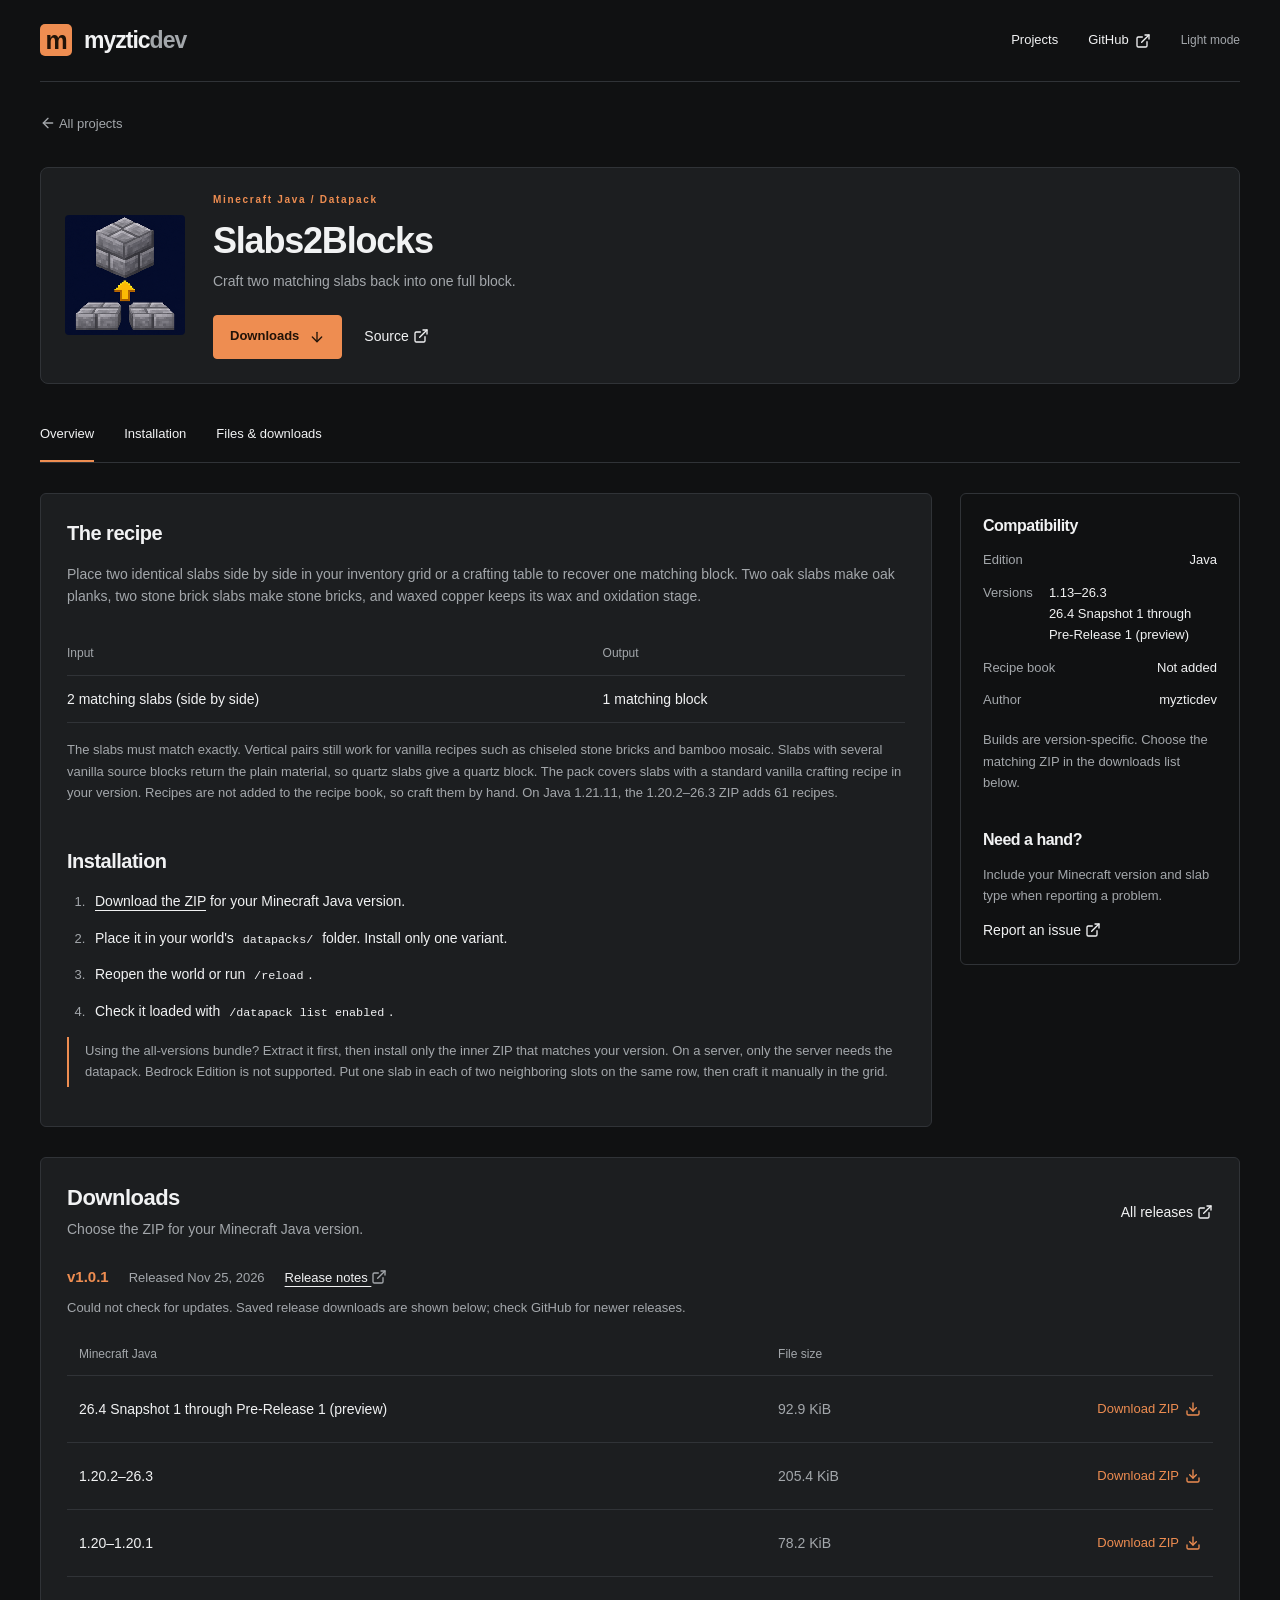
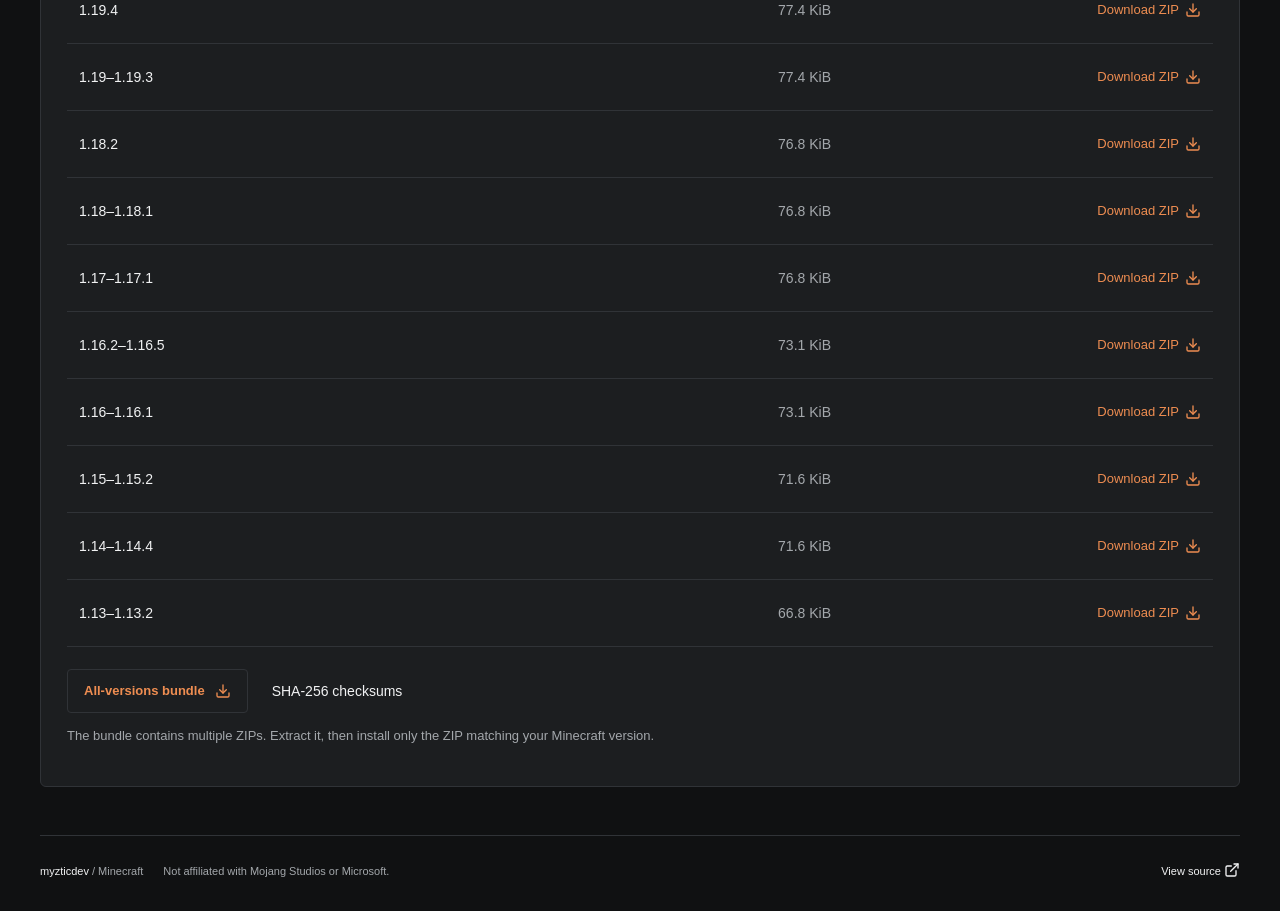
<file: projects/slabs2blocks/index.html>
<!doctype html>
<html lang="en" data-theme="dark">
<head>
  <meta charset="utf-8" />
  <meta name="viewport" content="width=device-width, initial-scale=1" />
  <meta name="theme-color" content="#191a19" />
  <meta name="description" content="Slabs2Blocks by myzticdev — craft two matching slabs back into one full block in Minecraft Java, with support from 1.13 through 26.3 and a preview for 26.4 Snapshot 1 through Pre-Release 1." />
  <meta property="og:title" content="Slabs2Blocks — myzticdev" />
  <meta property="og:description" content="A lightweight Minecraft Java datapack that turns two matching slabs back into one full block." />
  <meta property="og:type" content="website" />
  <meta property="og:url" content="https://mc.myztic.dev/projects/slabs2blocks/" />
  <meta property="og:image" content="https://mc.myztic.dev/assets/images/slabs2blocks.png" />
  <meta name="twitter:image" content="https://mc.myztic.dev/assets/images/slabs2blocks.png" />
  <title>Slabs2Blocks — myzticdev</title>
  <link rel="stylesheet" href="/assets/css/styles.css?v=20261126-1" />
  <script src="/assets/js/app.js?v=20260929-1" defer></script>
  <script type="module" src="/assets/js/releases.js?v=20261126-1"></script>
</head>
<body>
  <a class="skip-link" href="#main">Skip to content</a>
  <div class="site-shell">
    <header class="topbar">
<a class="brand" href="/" aria-label="myzticdev home"><span class="brand-mark" aria-hidden="true">m</span>myztic<span class="brand-dev">dev</span></a>
<nav aria-label="Main navigation"><a href="/#projects">Projects</a><a href="https://github.com/myzticdev">GitHub <span class="icon icon-external-link" aria-hidden="true"></span></a><button id="theme-toggle" type="button" hidden>Light mode</button></nav>
</header>
    <main id="main">
      <a class="back-link" href="/#projects"><span class="icon icon-arrow-left" aria-hidden="true"></span> All projects</a>
      <section class="project-header" aria-labelledby="project-title">
        <img class="detail-art" src="/assets/images/slabs2blocks.png" alt="Two stone brick slabs with a gold arrow pointing to a full stone brick block" width="240" height="240" />
        <div>
          <p class="eyebrow">Minecraft Java / Datapack</p>
          <h1 id="project-title">Slabs2Blocks</h1>
          <p class="summary">Craft two matching slabs back into one full block.</p>
          <div class="actions">
            <a class="button" href="#downloads">Downloads <span class="icon icon-arrow-down" aria-hidden="true"></span></a>
            <a class="text-link" href="https://github.com/myzticdev/Slabs2Blocks">Source <span class="icon icon-external-link" aria-hidden="true"></span></a>
          </div>
        </div>
      </section>
      <nav class="project-nav" aria-label="Project sections"><a href="#recipe-heading">Overview</a><a href="#install-heading">Installation</a><a href="#downloads">Files &amp; downloads</a></nav>
      <div class="detail-layout">
        <div class="detail-main">
          <section aria-labelledby="recipe-heading">
            <h2 id="recipe-heading">The recipe</h2>
            <p>Place two identical slabs side by side in your inventory grid or a crafting table to recover one matching block. Two oak slabs make oak planks, two stone brick slabs make stone bricks, and waxed copper keeps its wax and oxidation stage.</p>
            <table>
              <caption class="sr-only">Slabs to blocks recipe</caption>
              <thead><tr><th scope="col">Input</th><th scope="col">Output</th></tr></thead>
              <tbody><tr><th scope="row">2 matching slabs (side by side)</th><td>1 matching block</td></tr></tbody>
            </table>
            <p class="note">The slabs must match exactly. Vertical pairs still work for vanilla recipes such as chiseled stone bricks and bamboo mosaic. Slabs with several vanilla source blocks return the plain material, so quartz slabs give a quartz block. The pack covers slabs with a standard vanilla crafting recipe in your version. Recipes are not added to the recipe book, so craft them by hand. On Java 1.21.11, the 1.20.2–26.3 ZIP adds 61 recipes.</p>
          </section>
          <section aria-labelledby="install-heading">
            <h2 id="install-heading">Installation</h2>
            <ol class="install-steps">
              <li><a href="#downloads">Download the ZIP</a> for your Minecraft Java version.</li>
              <li>Place it in your world's <code>datapacks/</code> folder. Install only one variant.</li>
              <li>Reopen the world or run <code>/reload</code>.</li>
              <li>Check it loaded with <code>/datapack list enabled</code>.</li>
            </ol>
            <p class="install-note">Using the all-versions bundle? Extract it first, then install only the inner ZIP that matches your version. On a server, only the server needs the datapack. Bedrock Edition is not supported. Put one slab in each of two neighboring slots on the same row, then craft it manually in the grid.</p>
          </section>
        </div>
        <aside class="project-sidebar" aria-label="Compatibility and support">
          <section>
            <h2>Compatibility</h2>
            <dl><div><dt>Edition</dt><dd>Java</dd></div><div><dt>Versions</dt><dd>1.13–26.3<br>26.4 Snapshot 1 through Pre-Release 1 (preview)</dd></div><div><dt>Recipe book</dt><dd>Not added</dd></div><div><dt>Author</dt><dd>myzticdev</dd></div></dl>
            <p class="note">Builds are version-specific. Choose the matching ZIP in the downloads list below.</p>
          </section>
          <section>
            <h2>Need a hand?</h2>
            <p class="note">Include your Minecraft version and slab type when reporting a problem.</p>
            <a class="text-link" href="https://github.com/myzticdev/Slabs2Blocks/issues">Report an issue <span class="icon icon-external-link" aria-hidden="true"></span></a>
          </section>
        </aside>
      </div>
      <section class="downloads-section" id="downloads" aria-labelledby="downloads-heading" data-release-downloads data-release-repo="https://github.com/myzticdev/Slabs2Blocks" data-release-pack="Slabs2Blocks" data-release-prefix="Slabs2Blocks">
        <div class="downloads-heading"><div><h2 id="downloads-heading">Downloads</h2><p>Choose the ZIP for your Minecraft Java version.</p></div><a class="text-link" href="https://github.com/myzticdev/Slabs2Blocks/releases">All releases <span class="icon icon-external-link" aria-hidden="true"></span></a></div>
        <div class="release-meta"><strong data-release-tag>v1.0.1</strong><span>Released <time data-release-date datetime="2026-11-25">Nov 25, 2026</time></span><a data-release-notes href="https://github.com/myzticdev/Slabs2Blocks/releases/tag/v1.0.1">Release notes <span class="icon icon-external-link" aria-hidden="true"></span></a></div>
        <p class="note release-status" data-release-status role="status">Saved release from GitHub. Checking for updates requires JavaScript.</p>
        <table class="downloads-table">
          <caption class="sr-only">Slabs2Blocks downloads by Minecraft Java version</caption>
          <thead><tr><th scope="col">Minecraft Java</th><th class="download-size" scope="col">File size</th><th scope="col"><span class="sr-only">Download</span></th></tr></thead>
          <tbody data-download-rows>
              <tr><th scope="row">26.4 Snapshot 1 through Pre-Release 1 (preview)</th><td class="download-size">92.9 KiB</td><td><a class="download-link" href="https://github.com/myzticdev/Slabs2Blocks/releases/download/v1.0.1/Slabs2Blocks-26.4-snapshot-1-to-pre-1.zip" aria-label="Download Slabs2Blocks v1.0.1 for Minecraft 26.4 Snapshot 1 through Pre-Release 1 (preview)">Download ZIP <span class="icon icon-download" aria-hidden="true"></span></a></td></tr>
              <tr><th scope="row">1.20.2–26.3</th><td class="download-size">205.4 KiB</td><td><a class="download-link" href="https://github.com/myzticdev/Slabs2Blocks/releases/download/v1.0.1/Slabs2Blocks-1.20.2-26.3.zip" aria-label="Download Slabs2Blocks v1.0.1 for Minecraft 1.20.2–26.3">Download ZIP <span class="icon icon-download" aria-hidden="true"></span></a></td></tr>
              <tr><th scope="row">1.20–1.20.1</th><td class="download-size">78.2 KiB</td><td><a class="download-link" href="https://github.com/myzticdev/Slabs2Blocks/releases/download/v1.0.1/Slabs2Blocks-1.20-1.20.1.zip" aria-label="Download Slabs2Blocks v1.0.1 for Minecraft 1.20–1.20.1">Download ZIP <span class="icon icon-download" aria-hidden="true"></span></a></td></tr>
              <tr><th scope="row">1.19.4</th><td class="download-size">77.4 KiB</td><td><a class="download-link" href="https://github.com/myzticdev/Slabs2Blocks/releases/download/v1.0.1/Slabs2Blocks-1.19.4.zip" aria-label="Download Slabs2Blocks v1.0.1 for Minecraft 1.19.4">Download ZIP <span class="icon icon-download" aria-hidden="true"></span></a></td></tr>
              <tr><th scope="row">1.19–1.19.3</th><td class="download-size">77.4 KiB</td><td><a class="download-link" href="https://github.com/myzticdev/Slabs2Blocks/releases/download/v1.0.1/Slabs2Blocks-1.19-1.19.3.zip" aria-label="Download Slabs2Blocks v1.0.1 for Minecraft 1.19–1.19.3">Download ZIP <span class="icon icon-download" aria-hidden="true"></span></a></td></tr>
              <tr><th scope="row">1.18.2</th><td class="download-size">76.8 KiB</td><td><a class="download-link" href="https://github.com/myzticdev/Slabs2Blocks/releases/download/v1.0.1/Slabs2Blocks-1.18.2.zip" aria-label="Download Slabs2Blocks v1.0.1 for Minecraft 1.18.2">Download ZIP <span class="icon icon-download" aria-hidden="true"></span></a></td></tr>
              <tr><th scope="row">1.18–1.18.1</th><td class="download-size">76.8 KiB</td><td><a class="download-link" href="https://github.com/myzticdev/Slabs2Blocks/releases/download/v1.0.1/Slabs2Blocks-1.18-1.18.1.zip" aria-label="Download Slabs2Blocks v1.0.1 for Minecraft 1.18–1.18.1">Download ZIP <span class="icon icon-download" aria-hidden="true"></span></a></td></tr>
              <tr><th scope="row">1.17–1.17.1</th><td class="download-size">76.8 KiB</td><td><a class="download-link" href="https://github.com/myzticdev/Slabs2Blocks/releases/download/v1.0.1/Slabs2Blocks-1.17-1.17.1.zip" aria-label="Download Slabs2Blocks v1.0.1 for Minecraft 1.17–1.17.1">Download ZIP <span class="icon icon-download" aria-hidden="true"></span></a></td></tr>
              <tr><th scope="row">1.16.2–1.16.5</th><td class="download-size">73.1 KiB</td><td><a class="download-link" href="https://github.com/myzticdev/Slabs2Blocks/releases/download/v1.0.1/Slabs2Blocks-1.16.2-1.16.5.zip" aria-label="Download Slabs2Blocks v1.0.1 for Minecraft 1.16.2–1.16.5">Download ZIP <span class="icon icon-download" aria-hidden="true"></span></a></td></tr>
              <tr><th scope="row">1.16–1.16.1</th><td class="download-size">73.1 KiB</td><td><a class="download-link" href="https://github.com/myzticdev/Slabs2Blocks/releases/download/v1.0.1/Slabs2Blocks-1.16-1.16.1.zip" aria-label="Download Slabs2Blocks v1.0.1 for Minecraft 1.16–1.16.1">Download ZIP <span class="icon icon-download" aria-hidden="true"></span></a></td></tr>
              <tr><th scope="row">1.15–1.15.2</th><td class="download-size">71.6 KiB</td><td><a class="download-link" href="https://github.com/myzticdev/Slabs2Blocks/releases/download/v1.0.1/Slabs2Blocks-1.15-1.15.2.zip" aria-label="Download Slabs2Blocks v1.0.1 for Minecraft 1.15–1.15.2">Download ZIP <span class="icon icon-download" aria-hidden="true"></span></a></td></tr>
              <tr><th scope="row">1.14–1.14.4</th><td class="download-size">71.6 KiB</td><td><a class="download-link" href="https://github.com/myzticdev/Slabs2Blocks/releases/download/v1.0.1/Slabs2Blocks-1.14-1.14.4.zip" aria-label="Download Slabs2Blocks v1.0.1 for Minecraft 1.14–1.14.4">Download ZIP <span class="icon icon-download" aria-hidden="true"></span></a></td></tr>
              <tr><th scope="row">1.13–1.13.2</th><td class="download-size">66.8 KiB</td><td><a class="download-link" href="https://github.com/myzticdev/Slabs2Blocks/releases/download/v1.0.1/Slabs2Blocks-1.13-1.13.2.zip" aria-label="Download Slabs2Blocks v1.0.1 for Minecraft 1.13–1.13.2">Download ZIP <span class="icon icon-download" aria-hidden="true"></span></a></td></tr>
          </tbody>
        </table>
        <div class="release-extras"><a class="button button-outline" data-release-bundle href="https://github.com/myzticdev/Slabs2Blocks/releases/download/v1.0.1/Slabs2Blocks-myzticdev-All-Versions.zip">All-versions bundle <span class="icon icon-download" aria-hidden="true"></span></a><a class="text-link" data-release-checksums href="https://github.com/myzticdev/Slabs2Blocks/releases/download/v1.0.1/SHA256SUMS.txt">SHA-256 checksums</a></div>
        <p class="note" data-bundle-note>The bundle contains multiple ZIPs. Extract it, then install only the ZIP matching your Minecraft version.</p>
      </section>
    </main>
    <footer class="footer"><a href="/">myzticdev <span class="muted">/ Minecraft</span></a><small>Not affiliated with Mojang Studios or Microsoft.</small><a href="https://github.com/myzticdev">View source <span class="icon icon-external-link" aria-hidden="true"></span></a></footer>
  </div>
</body>
</html>
</file>
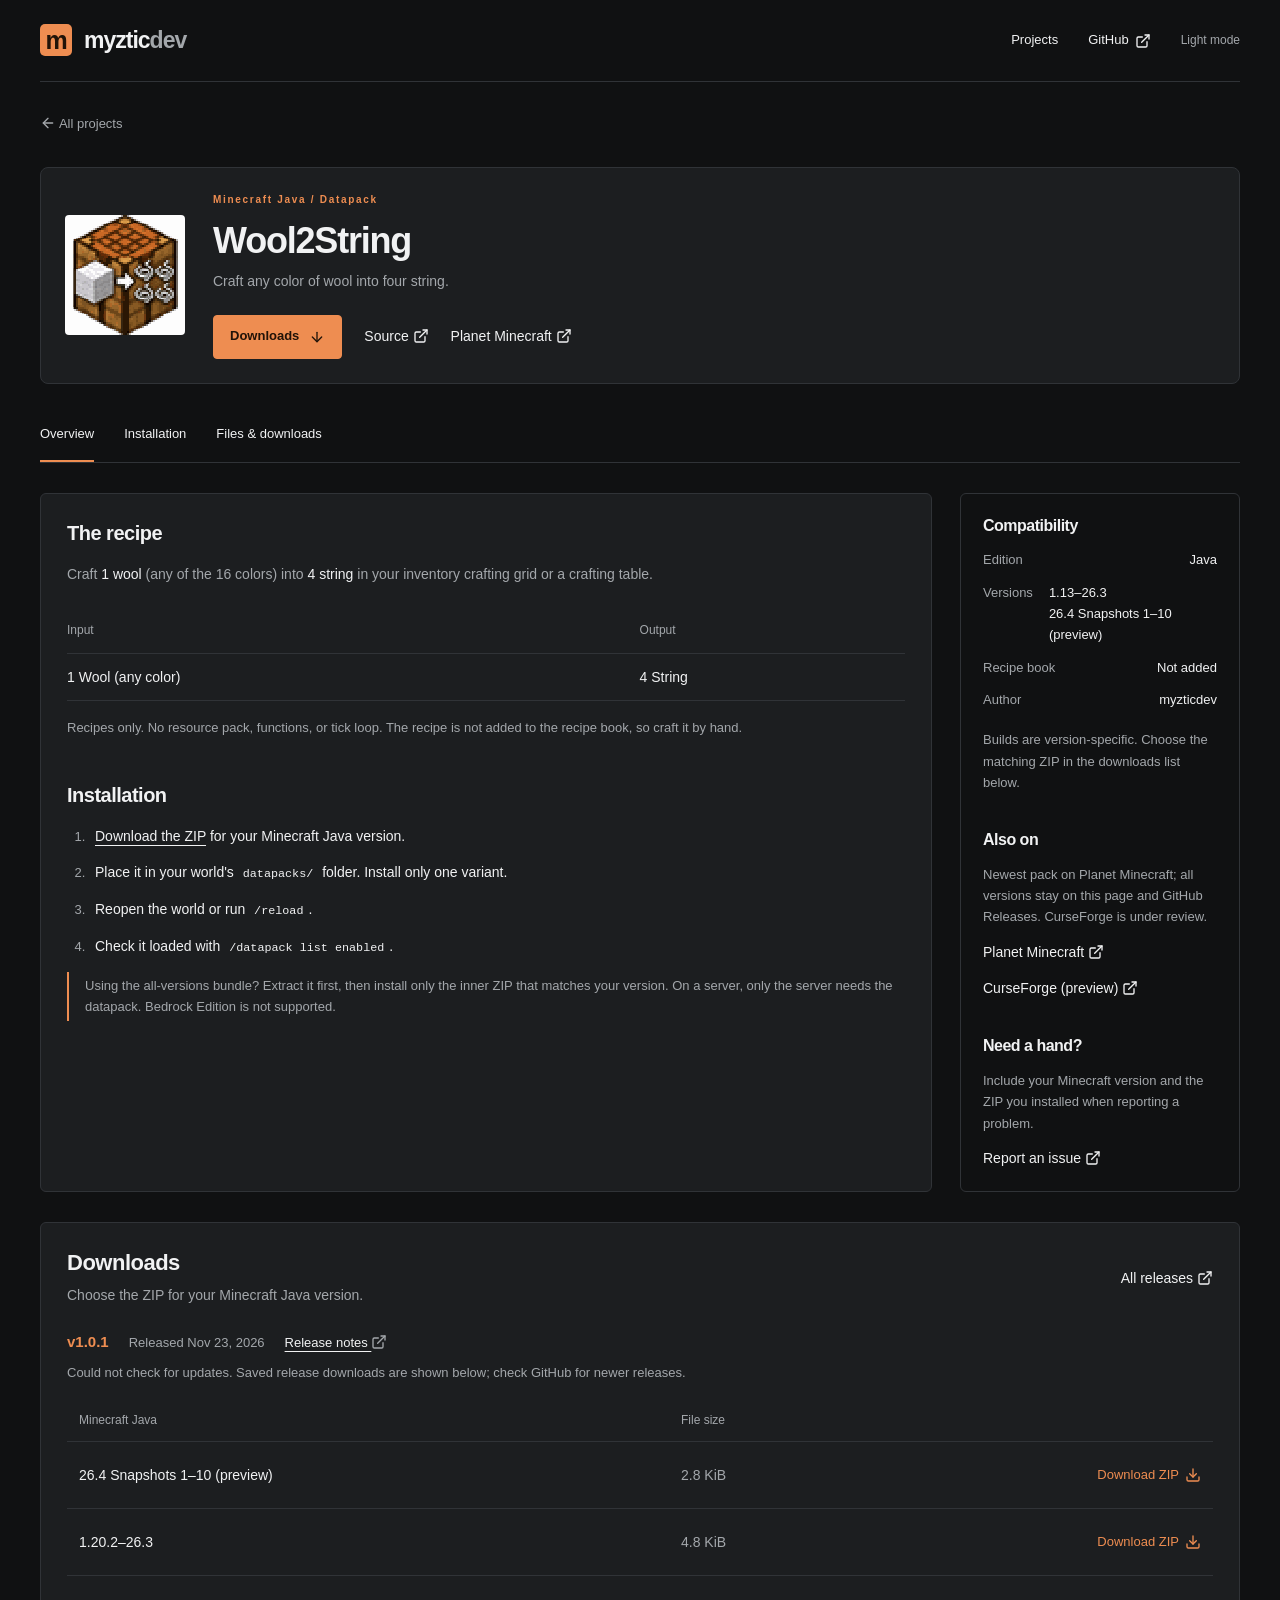
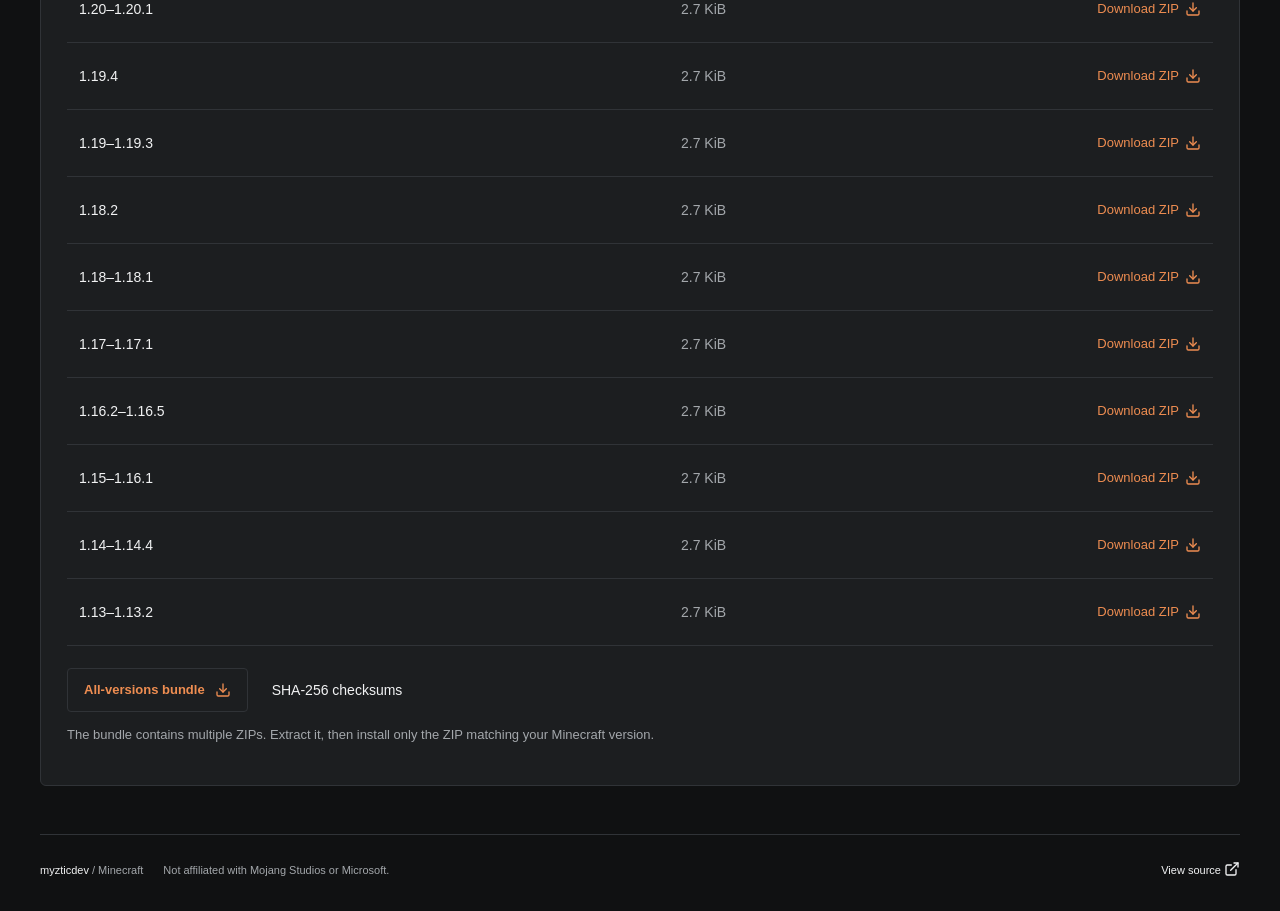
<file: projects/wool2string/index.html>
<!doctype html>
<html lang="en" data-theme="dark">
<head>
  <meta charset="utf-8" />
  <meta name="viewport" content="width=device-width, initial-scale=1" />
  <meta name="theme-color" content="#191a19" />
  <meta name="description" content="Wool2String by myzticdev — craft any color of Wool into 4 String in Minecraft Java, with support from 1.13 through 26.3 and a preview for 26.4 Snapshots 1–10." />
  <meta property="og:title" content="Wool2String — myzticdev" />
  <meta property="og:description" content="A lightweight Minecraft Java datapack that turns any color of Wool into 4 String." />
  <meta property="og:type" content="website" />
  <meta property="og:url" content="https://mc.myztic.dev/projects/wool2string/" />
  <meta property="og:image" content="https://mc.myztic.dev/assets/images/wool2string.png" />
  <title>Wool2String — myzticdev</title>
  <link rel="stylesheet" href="/assets/css/styles.css?v=20261123-1" />
  <script src="/assets/js/app.js?v=20260929-1" defer></script>
  <script type="module" src="/assets/js/releases.js?v=20260929-1"></script>
</head>
<body>
  <a class="skip-link" href="#main">Skip to content</a>
  <div class="site-shell">
    <header class="topbar">
<a class="brand" href="/" aria-label="myzticdev home"><span class="brand-mark" aria-hidden="true">m</span>myztic<span class="brand-dev">dev</span></a>
<nav aria-label="Main navigation"><a href="/#projects">Projects</a><a href="https://github.com/myzticdev">GitHub <span class="icon icon-external-link" aria-hidden="true"></span></a><button id="theme-toggle" type="button" hidden>Light mode</button></nav>
</header>
    <main id="main">
      <a class="back-link" href="/#projects"><span class="icon icon-arrow-left" aria-hidden="true"></span> All projects</a>
      <section class="project-header" aria-labelledby="project-title">
        <img class="detail-art" src="/assets/images/wool2string.png" alt="Wool crafting into four string on a crafting table" width="240" height="240" />
        <div>
          <p class="eyebrow">Minecraft Java / Datapack</p>
          <h1 id="project-title">Wool2String</h1>
          <p class="summary">Craft any color of wool into four string.</p>
          <div class="actions">
            <a class="button" href="#downloads">Downloads <span class="icon icon-arrow-down" aria-hidden="true"></span></a>
            <a class="text-link" href="https://github.com/myzticdev/Wool2String">Source <span class="icon icon-external-link" aria-hidden="true"></span></a>
            <a class="text-link" href="https://www.planetminecraft.com/data-pack/wool2string-craft-wool-into-string/">Planet Minecraft <span class="icon icon-external-link" aria-hidden="true"></span></a>
          </div>
        </div>
      </section>
      <nav class="project-nav" aria-label="Project sections"><a href="#recipe-heading">Overview</a><a href="#install-heading">Installation</a><a href="#downloads">Files &amp; downloads</a></nav>
      <div class="detail-layout">
        <div class="detail-main">
          <section aria-labelledby="recipe-heading">
            <h2 id="recipe-heading">The recipe</h2>
            <p>Craft <strong>1 wool</strong> (any of the 16 colors) into <strong>4 string</strong> in your inventory crafting grid or a crafting table.</p>
            <table>
              <caption class="sr-only">Wool to string recipe</caption>
              <thead><tr><th scope="col">Input</th><th scope="col">Output</th></tr></thead>
              <tbody><tr><th scope="row">1 Wool (any color)</th><td>4 String</td></tr></tbody>
            </table>
            <p class="note">Recipes only. No resource pack, functions, or tick loop. The recipe is not added to the recipe book, so craft it by hand.</p>
          </section>
          <section aria-labelledby="install-heading">
            <h2 id="install-heading">Installation</h2>
            <ol class="install-steps">
              <li><a href="#downloads">Download the ZIP</a> for your Minecraft Java version.</li>
              <li>Place it in your world's <code>datapacks/</code> folder. Install only one variant.</li>
              <li>Reopen the world or run <code>/reload</code>.</li>
              <li>Check it loaded with <code>/datapack list enabled</code>.</li>
            </ol>
            <p class="install-note">Using the all-versions bundle? Extract it first, then install only the inner ZIP that matches your version. On a server, only the server needs the datapack. Bedrock Edition is not supported.</p>
          </section>
        </div>
        <aside class="project-sidebar" aria-label="Compatibility and support">
          <section>
            <h2>Compatibility</h2>
            <dl><div><dt>Edition</dt><dd>Java</dd></div><div><dt>Versions</dt><dd>1.13–26.3<br>26.4 Snapshots 1–10 (preview)</dd></div><div><dt>Recipe book</dt><dd>Not added</dd></div><div><dt>Author</dt><dd>myzticdev</dd></div></dl>
            <p class="note">Builds are version-specific. Choose the matching ZIP in the downloads list below.</p>
          </section>
          <section>
            <h2>Also on</h2>
            <p class="note">Newest pack on Planet Minecraft; all versions stay on this page and GitHub Releases. CurseForge is under review.</p>
            <p><a class="text-link" href="https://www.planetminecraft.com/data-pack/wool2string-craft-wool-into-string/">Planet Minecraft <span class="icon icon-external-link" aria-hidden="true"></span></a></p>
            <p><a class="text-link" href="https://www.curseforge.com/minecraft/data-packs/wool2string/preview">CurseForge (preview) <span class="icon icon-external-link" aria-hidden="true"></span></a></p>
          </section>
          <section>
            <h2>Need a hand?</h2>
            <p class="note">Include your Minecraft version and the ZIP you installed when reporting a problem.</p>
            <a class="text-link" href="https://github.com/myzticdev/Wool2String/issues">Report an issue <span class="icon icon-external-link" aria-hidden="true"></span></a>
          </section>
        </aside>
      </div>
      <section class="downloads-section" id="downloads" aria-labelledby="downloads-heading" data-release-downloads data-release-repo="https://github.com/myzticdev/Wool2String" data-release-pack="Wool2String" data-release-prefix="Wool2String">
        <div class="downloads-heading"><div><h2 id="downloads-heading">Downloads</h2><p>Choose the ZIP for your Minecraft Java version.</p></div><a class="text-link" href="https://github.com/myzticdev/Wool2String/releases">All releases <span class="icon icon-external-link" aria-hidden="true"></span></a></div>
        <div class="release-meta"><strong data-release-tag>v1.0.1</strong><span>Released <time data-release-date datetime="2026-11-23">Nov 23, 2026</time></span><a data-release-notes href="https://github.com/myzticdev/Wool2String/releases/tag/v1.0.1">Release notes <span class="icon icon-external-link" aria-hidden="true"></span></a></div>
        <p class="note release-status" data-release-status role="status">Saved release from GitHub. Checking for updates requires JavaScript.</p>
        <table class="downloads-table">
          <caption class="sr-only">Wool2String downloads by Minecraft Java version</caption>
          <thead><tr><th scope="col">Minecraft Java</th><th class="download-size" scope="col">File size</th><th scope="col"><span class="sr-only">Download</span></th></tr></thead>
          <tbody data-download-rows>
              <tr><th scope="row">26.4 Snapshots 1–10 (preview)</th><td class="download-size">2.8 KiB</td><td><a class="download-link" href="https://github.com/myzticdev/Wool2String/releases/download/v1.0.1/Wool2String-26.4-snapshot-1-10.zip" aria-label="Download Wool2String v1.0.1 for Minecraft 26.4 Snapshots 1–10 (preview)">Download ZIP <span class="icon icon-download" aria-hidden="true"></span></a></td></tr>
              <tr><th scope="row">1.20.2–26.3</th><td class="download-size">4.8 KiB</td><td><a class="download-link" href="https://github.com/myzticdev/Wool2String/releases/download/v1.0.1/Wool2String-1.20.2-26.3.zip" aria-label="Download Wool2String v1.0.1 for Minecraft 1.20.2–26.3">Download ZIP <span class="icon icon-download" aria-hidden="true"></span></a></td></tr>
              <tr><th scope="row">1.20–1.20.1</th><td class="download-size">2.7 KiB</td><td><a class="download-link" href="https://github.com/myzticdev/Wool2String/releases/download/v1.0.1/Wool2String-1.20-1.20.1.zip" aria-label="Download Wool2String v1.0.1 for Minecraft 1.20–1.20.1">Download ZIP <span class="icon icon-download" aria-hidden="true"></span></a></td></tr>
              <tr><th scope="row">1.19.4</th><td class="download-size">2.7 KiB</td><td><a class="download-link" href="https://github.com/myzticdev/Wool2String/releases/download/v1.0.1/Wool2String-1.19.4.zip" aria-label="Download Wool2String v1.0.1 for Minecraft 1.19.4">Download ZIP <span class="icon icon-download" aria-hidden="true"></span></a></td></tr>
              <tr><th scope="row">1.19–1.19.3</th><td class="download-size">2.7 KiB</td><td><a class="download-link" href="https://github.com/myzticdev/Wool2String/releases/download/v1.0.1/Wool2String-1.19-1.19.3.zip" aria-label="Download Wool2String v1.0.1 for Minecraft 1.19–1.19.3">Download ZIP <span class="icon icon-download" aria-hidden="true"></span></a></td></tr>
              <tr><th scope="row">1.18.2</th><td class="download-size">2.7 KiB</td><td><a class="download-link" href="https://github.com/myzticdev/Wool2String/releases/download/v1.0.1/Wool2String-1.18.2.zip" aria-label="Download Wool2String v1.0.1 for Minecraft 1.18.2">Download ZIP <span class="icon icon-download" aria-hidden="true"></span></a></td></tr>
              <tr><th scope="row">1.18–1.18.1</th><td class="download-size">2.7 KiB</td><td><a class="download-link" href="https://github.com/myzticdev/Wool2String/releases/download/v1.0.1/Wool2String-1.18-1.18.1.zip" aria-label="Download Wool2String v1.0.1 for Minecraft 1.18–1.18.1">Download ZIP <span class="icon icon-download" aria-hidden="true"></span></a></td></tr>
              <tr><th scope="row">1.17–1.17.1</th><td class="download-size">2.7 KiB</td><td><a class="download-link" href="https://github.com/myzticdev/Wool2String/releases/download/v1.0.1/Wool2String-1.17-1.17.1.zip" aria-label="Download Wool2String v1.0.1 for Minecraft 1.17–1.17.1">Download ZIP <span class="icon icon-download" aria-hidden="true"></span></a></td></tr>
              <tr><th scope="row">1.16.2–1.16.5</th><td class="download-size">2.7 KiB</td><td><a class="download-link" href="https://github.com/myzticdev/Wool2String/releases/download/v1.0.1/Wool2String-1.16.2-1.16.5.zip" aria-label="Download Wool2String v1.0.1 for Minecraft 1.16.2–1.16.5">Download ZIP <span class="icon icon-download" aria-hidden="true"></span></a></td></tr>
              <tr><th scope="row">1.15–1.16.1</th><td class="download-size">2.7 KiB</td><td><a class="download-link" href="https://github.com/myzticdev/Wool2String/releases/download/v1.0.1/Wool2String-1.15-1.16.1.zip" aria-label="Download Wool2String v1.0.1 for Minecraft 1.15–1.16.1">Download ZIP <span class="icon icon-download" aria-hidden="true"></span></a></td></tr>
              <tr><th scope="row">1.14–1.14.4</th><td class="download-size">2.7 KiB</td><td><a class="download-link" href="https://github.com/myzticdev/Wool2String/releases/download/v1.0.1/Wool2String-1.14-1.14.4.zip" aria-label="Download Wool2String v1.0.1 for Minecraft 1.14–1.14.4">Download ZIP <span class="icon icon-download" aria-hidden="true"></span></a></td></tr>
              <tr><th scope="row">1.13–1.13.2</th><td class="download-size">2.7 KiB</td><td><a class="download-link" href="https://github.com/myzticdev/Wool2String/releases/download/v1.0.1/Wool2String-1.13-1.13.2.zip" aria-label="Download Wool2String v1.0.1 for Minecraft 1.13–1.13.2">Download ZIP <span class="icon icon-download" aria-hidden="true"></span></a></td></tr>
          </tbody>
        </table>
        <div class="release-extras"><a class="button button-outline" data-release-bundle href="https://github.com/myzticdev/Wool2String/releases/download/v1.0.1/Wool2String-myzticdev-All-Versions.zip">All-versions bundle <span class="icon icon-download" aria-hidden="true"></span></a><a class="text-link" data-release-checksums href="https://github.com/myzticdev/Wool2String/releases/download/v1.0.1/SHA256SUMS.txt">SHA-256 checksums</a></div>
        <p class="note" data-bundle-note>The bundle contains multiple ZIPs. Extract it, then install only the ZIP matching your Minecraft version.</p>
      </section>
    </main>
    <footer class="footer"><a href="/">myzticdev <span class="muted">/ Minecraft</span></a><small>Not affiliated with Mojang Studios or Microsoft.</small><a href="https://github.com/myzticdev">View source <span class="icon icon-external-link" aria-hidden="true"></span></a></footer>
  </div>
</body>
</html>
</file>
<file: assets/css/styles.css>
:root { color-scheme:dark; --bg:#191a19; --text:#edeeea; --muted:#a6aaa3; --line:#383b36; --accent:#aac792; --button-text:#172012; --surface:#222520; --card-border:var(--line); }
:root[data-theme="light"] { color-scheme:light; --bg:#f6f5f1; --text:#272c26; --muted:#62685f; --line:#d6d8ce; --accent:#42632d; --button-text:#fff; --surface:#eeeee7; --card-border:var(--line); }
* { box-sizing:border-box; }
html { scroll-padding-top:24px; }
body { margin:0; background:var(--bg); color:var(--text); font-family:Arial,Helvetica,sans-serif; font-size:16px; line-height:1.65; -webkit-font-smoothing:antialiased; }
a { color:inherit; text-underline-offset:4px; }
a:hover { color:var(--accent); }
button { font:inherit; }
a,button { -webkit-tap-highlight-color:transparent; }
:focus-visible { outline:2px solid var(--accent); outline-offset:5px; }
.site-shell { width:min(1000px,calc(100% - 64px)); margin:auto; }
.topbar { min-height:76px; display:flex; align-items:center; justify-content:space-between; gap:20px; border-bottom:1px solid var(--line); }
.brand { font-size:19px; font-weight:700; letter-spacing:-.7px; text-decoration:none; }
.topbar nav { display:flex; align-items:center; flex-wrap:wrap; gap:24px; font-size:13px; }
.topbar nav a { text-decoration:none; display:inline-flex; align-items:center; min-height:44px; }
#theme-toggle { background:none; border:0; padding:10px 0; min-height:44px; color:var(--muted); font-size:12px; cursor:pointer; }
#theme-toggle:hover { color:var(--text); }
h1,h2,h3,p { margin-top:0; }
h1 { font-size:clamp(32px,4.5vw,46px); line-height:1.15; letter-spacing:-1.6px; }
h2 { font-size:22px; line-height:1.3; letter-spacing:-.5px; }
.eyebrow,.section-label { font-family:ui-monospace,SFMono-Regular,Consolas,monospace; font-size:11px; font-weight:400; letter-spacing:.03em; color:var(--muted); }
.intro { padding:58px 0 46px; }
.intro .eyebrow { margin-bottom:18px; }
.intro h1 { margin-bottom:18px; }
.intro > p:last-child { color:var(--muted); margin:0; font-size:16px; }
.directory-layout { display:grid; gap:36px; padding-bottom:48px; }
.project-grid { display:grid; grid-template-columns:repeat(2,minmax(0,1fr)); gap:16px; }
.project-entry { display:flex; flex-direction:column; min-width:0; padding:22px; border:1px solid var(--line); border-radius:8px; background:var(--surface); }
.project-entry .actions { gap:16px; margin-top:auto; padding-top:16px; border-top:1px solid var(--line); }
.project-entry .text-link { font-size:12px; }
.project-entry-heading > div { min-width:0; }
.section-label { margin:0 0 20px; padding-bottom:12px; border-bottom:1px solid var(--line); }
.project-entry-heading { display:flex; align-items:center; gap:14px; margin-bottom:16px; }
.pack-icon { width:56px; height:56px; flex-shrink:0; border-radius:4px; image-rendering:pixelated; }
.project-entry .eyebrow { margin:0 0 6px; font-size:10px; }
.project-entry h3 { font-size:23px; letter-spacing:-.8px; line-height:1.2; margin:0; overflow-wrap:anywhere; }
.project-entry h3 a { text-decoration:none; }
.project-description { font-size:14px; color:var(--muted); margin-bottom:20px; }
.project-help { font-size:12px; color:var(--muted); margin:28px 0 0; }
.project-help a { color:var(--text); }
.plans { display:grid; grid-template-columns:repeat(2,minmax(0,1fr)); gap:0 24px; }
.plans .section-label, .plans > .note { grid-column:1 / -1; }
.plans article { margin-bottom:16px; }
.plans h3 { font-size:14px; margin-bottom:6px; }
.plans article p { font-size:13px; color:var(--muted); line-height:1.7; margin:0; }
.plans > .note { font-size:12px; padding-top:6px; }
.button { display:inline-flex; align-items:center; justify-content:center; gap:10px; min-height:44px; padding:9px 16px; border:1px solid var(--accent); border-radius:4px; background:var(--accent); color:var(--button-text); font-weight:600; font-size:13px; text-decoration:none; }
.button:hover { background:var(--text); border-color:var(--text); color:var(--bg); }
.button-outline { background:transparent; color:var(--accent); border-color:var(--line); }
.actions { display:flex; align-items:center; flex-wrap:wrap; gap:22px; }
.text-link { font-size:14px; text-decoration:none; padding:10px 0; }
.text-link:hover { text-decoration:underline; }
.footer { display:flex; align-items:baseline; flex-wrap:wrap; gap:20px; padding:26px 0 32px; border-top:1px solid var(--line); font-size:12px; }
.footer a { text-decoration:none; }
.footer small { margin-right:auto; color:var(--muted); font-size:11px; }
.back-link { display:inline-block; margin:32px 0; color:var(--muted); font-size:13px; text-decoration:none; }
.project-header { display:grid; grid-template-columns:104px minmax(0,1fr); gap:28px; align-items:center; padding:12px 0 32px; border-bottom:1px solid var(--line); }
.detail-art { width:100%; height:auto; image-rendering:pixelated; border-radius:4px; }
.project-header h1 { font-size:clamp(28px,4vw,42px); letter-spacing:-1.2px; margin-bottom:16px; overflow-wrap:anywhere; color:var(--text); }
.project-header .eyebrow { margin-bottom:12px; }
.summary { font-size:16px; line-height:1.6; color:var(--muted); margin-bottom:22px; }
.detail-layout { display:grid; grid-template-columns:minmax(0,1fr) 240px; gap:48px; padding:44px 0 64px; }
.detail-main section + section { margin-top:44px; }
.detail-main p { color:var(--muted); }
.detail-main strong { color:var(--text); font-weight:400; }
table { width:100%; border-collapse:collapse; margin:24px 0 16px; text-align:left; font-size:14px; }
th,td { padding:12px 8px 12px 0; border-bottom:1px solid var(--line); }
thead th { color:var(--muted); font-size:12px; font-weight:400; }
tbody th { font-weight:400; }
.note { color:var(--muted); font-size:13px; line-height:1.65; }
.install-steps { padding-left:22px; }
.install-steps li { padding-left:6px; margin-bottom:14px; }
.install-steps li::marker { color:var(--muted); font-size:13px; }
code { font-family:ui-monospace,SFMono-Regular,Consolas,monospace; font-size:.84em; background:var(--surface); padding:3px 5px; overflow-wrap:anywhere; }
.install-note { border-left:2px solid var(--accent); padding:4px 0 4px 16px; font-size:13px; }
.project-sidebar { border-left:1px solid var(--line); padding-left:28px; }
.project-sidebar h2 { font-size:16px; }
.project-sidebar section + section { margin-top:36px; }
dl { font-size:13px; margin-bottom:18px; }
dl > div { display:flex; justify-content:space-between; gap:16px; margin-bottom:12px; }
dt { color:var(--muted); }
dd { margin:0; }
.sr-only { position:absolute; width:1px; height:1px; padding:0; margin:-1px; overflow:hidden; clip:rect(0,0,0,0); white-space:nowrap; border:0; }
.skip-link { position:absolute; left:16px; top:-100px; z-index:10; padding:12px; background:var(--accent); color:var(--button-text); }
.skip-link:focus { top:12px; }

@media (max-width:760px) {
  .site-shell { width:calc(100% - 40px); }
  .directory-layout { padding-bottom:40px; }
  .project-grid { grid-template-columns:minmax(0,1fr); }
  .intro { padding:38px 0; }

  .detail-layout { grid-template-columns:minmax(0,1fr); gap:32px; }
  .project-sidebar { display:grid; grid-template-columns:1fr 1fr; gap:28px; border-left:0; border-top:1px solid var(--line); padding:24px 0 0; }
  .project-sidebar section + section { margin:0; }
}
@media (max-width:520px) {
  .topbar { flex-wrap:wrap; padding:16px 0 8px; gap:4px; }
  .topbar nav { width:100%; gap:20px; }
  #theme-toggle { margin-left:auto; }
  .intro h1 { font-size:34px; }
  .project-entry-heading { gap:14px; align-items:flex-start; }
  .project-entry { padding:18px; }
  .plans { grid-template-columns:minmax(0,1fr); }
  .project-entry h3 { font-size:22px; }
  .project-entry .eyebrow { font-size:10px; }
  .actions { gap:16px; }
  .footer { gap:12px; }
  .footer small { order:3; width:100%; }
  .footer > a:last-child { margin-left:auto; }
  .back-link { margin:24px 0; }
  .project-header { grid-template-columns:minmax(0,1fr); gap:20px; }
  .detail-art { width:80px; }
  .project-header h1 { font-size:32px; }
  .detail-layout { padding:32px 0 40px; }
  .project-sidebar { grid-template-columns:1fr; }
}
.downloads-section { margin-top:44px; scroll-margin-top:24px; }
.downloads-heading { display:flex; align-items:center; justify-content:space-between; flex-wrap:wrap; gap:12px; }
.downloads-heading h2 { margin-bottom:6px; }
.downloads-heading p { color:var(--muted); margin:0; font-size:14px; }
.release-meta { display:flex; flex-wrap:wrap; align-items:baseline; gap:10px 20px; margin-top:24px; font-size:13px; }
.release-meta strong { color:var(--accent); font-size:18px; }
.release-meta span { color:var(--muted); }
.release-status { margin:8px 0 0; }
.downloads-table { margin:16px 0 22px; }
.downloads-table td:last-child { text-align:right; }
.download-link { display:inline-flex; align-items:center; min-height:44px; font-size:13px; color:var(--accent); }
.download-size { color:var(--muted); }
.release-extras { display:flex; align-items:center; flex-wrap:wrap; gap:12px 24px; margin-bottom:12px; }
.release-extras [hidden] { display:none; }
@media (max-width:520px) {
  .downloads-section { margin-top:32px; }
  .downloads-table .download-size { display:none; }
  .downloads-table th { font-size:13px; }
  .download-link { font-size:12px; }
}


.icon { display:inline-block; width:16px; height:16px; flex-shrink:0; vertical-align:-3px; background-color:currentColor; -webkit-mask:var(--icon) center / contain no-repeat; mask:var(--icon) center / contain no-repeat; }
.icon-download { --icon:url('/assets/icons/download.svg'); }
.icon-external-link { --icon:url('/assets/icons/external-link.svg'); }
.icon-arrow-left { --icon:url('/assets/icons/arrow-left.svg'); }
.icon-arrow-down { --icon:url('/assets/icons/arrow-down.svg'); }
.topbar nav a, .download-link { gap:6px; }

/* Project catalog */
:root { --bg:#101112; --surface:#1c1e20; --text:#f1f2f3; --muted:#a3a7ab; --line:#303337; --accent:#ee8d51; --button-text:#211308; }
:root[data-theme="light"] { --bg:#f5f5f3; --surface:#fff; --text:#202428; --muted:#62676c; --line:#d9dcdd; --accent:#a34816; --button-text:#fff; }
[hidden] { display:none !important; }
html { scroll-padding-top:24px; }
body { font-size:14px; line-height:1.6; }
.site-shell { width:min(1200px,calc(100% - 64px)); }
.muted { color:var(--muted); }
.topbar { min-height:82px; }
.brand { display:flex; align-items:center; font-size:23px; letter-spacing:-1px; }
.brand-dev { color:var(--muted); }
.brand-mark,.mini-mark { display:grid; place-items:center; width:32px; height:32px; background:var(--accent); color:var(--button-text); margin-right:12px; font-size:25px; font-weight:900; line-height:1; border-radius:5px; }
.topbar nav { gap:30px; }
.browsebar { min-height:70px; display:flex; gap:28px; align-items:center; border-bottom:1px solid var(--line); }
.browsebar > a { min-height:70px; display:flex; align-items:center; text-decoration:none; font-size:13px; color:var(--muted); }
.browsebar > .browse-active { color:var(--text); border-bottom:2px solid var(--accent); }
.search { margin-left:auto; display:flex; gap:12px; align-items:center; width:390px; padding:8px 12px; border:1px solid var(--line); background:var(--surface); border-radius:5px; }
.search:focus-within { border-color:var(--accent); }
.search input { min-width:0; width:100%; background:transparent; border:0; color:var(--text); font:inherit; outline:none; }
.search input::placeholder { color:var(--muted); }
.search kbd { border:1px solid var(--line); color:var(--muted); padding:0 6px; border-radius:3px; font-size:11px; }
.search-symbol { height:13px; width:13px; border:1.5px solid var(--muted); border-radius:50%; position:relative; flex-shrink:0; margin-right:2px; }
.search-symbol::after { content:''; position:absolute; height:5px; width:1.5px; background:var(--muted); right:-3px; bottom:-4px; transform:rotate(-45deg); }
.catalog-intro { display:flex; align-items:center; justify-content:space-between; gap:24px; padding:40px 0 30px; }
.eyebrow { font-family:inherit; font-size:10px; font-weight:600; letter-spacing:1.7px; }
.catalog-intro h1 { font-size:32px; letter-spacing:-1px; margin-bottom:9px; }
.catalog-intro .eyebrow { color:var(--accent); margin-bottom:10px; }
.catalog-intro p:last-child { color:var(--muted); margin:0; }
.edition-label { color:var(--muted); font-size:11px; white-space:nowrap; }
.edition-label > span { display:inline-block; height:6px; width:6px; border-radius:50%; background:#7eb98a; margin-right:7px; }
.featured { display:grid; grid-template-columns:1.1fr 1fr; min-height:365px; overflow:hidden; border:1px solid #3f352d; border-radius:8px; background:#22201e; color:#f6f2ec; }
.featured-copy { padding:34px 38px; position:relative; z-index:1; }
.feature-kicker { font-size:10px; letter-spacing:2px; color:#bfab97; margin-bottom:22px; }
.feature-kicker > span { display:inline-block; background:#f0a36c; width:6px; height:6px; margin:0 7px 1px 0; }
.type-badge { display:inline-block; font-size:10px; line-height:1.8; border:1px solid var(--line); padding:1px 7px; border-radius:4px; color:var(--muted); white-space:nowrap; }
.featured .type-badge { color:#d5c0ad; border-color:#64503e; background:#332c25; }
.featured h2 { font-size:45px; line-height:1.06; letter-spacing:-1.7px; margin:12px 0 16px; }
.featured-copy > p:not(.feature-kicker) { color:#baaFA5; font-size:13px; }
.featured .button { background:#ee8d51; color:#211308; border-color:#ee8d51; }
.featured .text-link { color:#f1daca; font-size:12px; }
.feature-footnote { font-size:10px !important; margin:20px 0 0; }
.feature-footnote span { margin:0 8px; color:#72665b; }
.featured-art { position:relative; display:flex; align-items:center; justify-content:center; flex-direction:column; gap:18px; overflow:hidden; background:radial-gradient(ellipse at 50% 45%,#67503c 0%,#302820 55%,#22201e 85%); text-decoration:none; }
.featured-art img { position:relative; width:216px; height:216px; image-rendering:pixelated; transform:rotate(-7deg); box-shadow:14px 18px 0 #0d0b0966; border:5px solid #aa8e6940; border-radius:12px; }
.pixel-grid { position:absolute; inset:0; opacity:.15; background-image:linear-gradient(#9d8467 1px,transparent 1px),linear-gradient(90deg,#9d8467 1px,transparent 1px); background-size:48px 48px; transform:rotate(-12deg) scale(1.4); mask-image:radial-gradient(ellipse,#000,transparent 70%); }
.art-caption { position:relative; color:#e3d0b3; font-weight:900; font-size:24px; letter-spacing:2px; text-align:center; margin-top:12px; }
.art-caption > span { color:#ed995b; }
.art-caption small { display:block; font-size:8px; font-weight:400; letter-spacing:2.4px; margin-top:2px; }
.catalog-section { padding:44px 0 30px; }
.section-heading { display:flex; align-items:flex-end; justify-content:space-between; gap:20px; margin-bottom:22px; }
.section-heading .eyebrow { margin-bottom:7px; }
.section-heading h2 { font-size:23px; margin:0; letter-spacing:-.7px; }
.section-heading > p,.section-heading > span { font-size:11px; margin:0; }
.catalog-layout { display:grid; grid-template-columns:205px minmax(0,1fr); gap:28px; }
.catalog-layout:has(.catalog-sidebar[hidden]) { grid-template-columns:1fr; }
.catalog-sidebar { border:1px solid var(--line); padding:20px 12px; border-radius:6px; align-self:start; }
.filter-label { font-size:10px; font-weight:600; letter-spacing:1px; color:var(--muted); padding-left:12px; margin-bottom:14px; }
.category-list { display:grid; gap:5px; }
.category-list button { display:flex; justify-content:space-between; align-items:center; min-height:41px; padding:9px 12px; background:transparent; color:var(--muted); border:1px solid transparent; border-radius:4px; font-size:12px; cursor:pointer; text-align:left; }
.category-list button:hover { background:var(--surface); color:var(--text); }
.category-list button[aria-pressed="true"] { background:color-mix(in srgb,var(--accent) 12%,transparent); border-color:color-mix(in srgb,var(--accent) 30%,transparent); color:var(--accent); }
.count { font-size:10px; opacity:.8; }
.sidebar-note { margin:24px 12px 0; padding-top:24px; border-top:1px solid var(--line); }
.mini-mark { width:24px; height:24px; font-size:19px; margin-bottom:14px; background:var(--surface); color:var(--muted); border:1px solid var(--line); }
.sidebar-note h3 { font-size:14px; line-height:1.5; margin-bottom:10px; }
.sidebar-note p,.sidebar-note a { font-size:11px; color:var(--muted); }
.sidebar-note a { text-decoration:none; }
.sidebar-note .icon { width:11px; height:11px; }
.catalog-toolbar { display:flex; align-items:center; justify-content:space-between; min-height:33px; margin-bottom:14px; font-size:12px; gap:12px; }
.catalog-toolbar label { color:var(--muted); font-size:11px; }
.catalog-toolbar select { font:inherit; margin-left:8px; background:var(--surface); color:var(--text); border:1px solid var(--line); border-radius:4px; padding:8px; }
.project-grid { gap:18px; }
.project-entry { padding:0; overflow:hidden; border-radius:6px; transition:border-color .15s; }
.project-entry:hover { border-color:color-mix(in srgb,var(--accent) 55%,var(--line)); }
.card-art { height:155px; position:relative; display:flex; align-items:center; justify-content:center; overflow:hidden; border-bottom:1px solid var(--line); background-color:#333; background-image:linear-gradient(120deg,#0006,transparent); }
.card-art.craftsaddles { background-color:#293932; }
.card-art.flesh2leather { background-color:#49352c; }
.card-art::before,.card-art::after { content:''; position:absolute; height:160px; width:160px; border:1px solid #ffffff0c; transform:rotate(30deg); }
.card-art::after { height:240px; width:240px; }
.card-art img { height:116px; width:116px; image-rendering:pixelated; border-radius:6px; box-shadow:8px 8px 0 #0003; transform:rotate(-6deg); z-index:1; }
.art-label { position:absolute; bottom:11px; left:16px; font-size:8px; letter-spacing:1.5px; color:#e4e4de99; }
.card-body { padding:19px; display:flex; flex:1; flex-direction:column; }
.card-title { display:flex; align-items:center; gap:10px; margin-bottom:16px; flex-wrap:wrap; }
.card-title .pack-icon { height:40px; width:40px; }
.card-title h3 { font-size:18px; letter-spacing:-.5px; }
.byline { font-size:10px; color:var(--muted); margin:2px 0 0; }
.byline span { color:var(--text); }
.card-title .type-badge { margin-left:auto; }
.project-description { font-size:12px; line-height:1.7; margin-bottom:16px; }
.card-meta { display:flex; gap:14px; font-size:10px; color:var(--muted); margin-bottom:18px; }
.card-meta span+span { padding-left:14px; border-left:1px solid var(--line); }
.project-entry .actions { justify-content:space-between; gap:8px; padding-top:14px; }
.project-entry .text-link { font-size:11px; }
.button { border-radius:4px; }
.button-small { min-height:36px; padding:7px 10px; font-size:11px; gap:7px; }
.button-small .icon,.project-entry .text-link .icon { height:12px; width:12px; }
.project-help { font-size:11px; margin:18px 0 0; }
.empty-state { padding:60px 24px; text-align:center; border:1px dashed var(--line); border-radius:6px; }
.empty-state h3 { margin-bottom:8px; }
.empty-state p { color:var(--muted); }
.workbench { padding:25px 0 48px; border-top:1px solid var(--line); }
.planned-grid { display:grid; grid-template-columns:1fr 1fr; gap:18px; }
.planned-grid article { display:flex; align-items:center; gap:20px; padding:22px; background:var(--surface); border:1px solid var(--line); border-radius:6px; }
.planned-grid .eyebrow { font-size:9px; margin-bottom:4px; }
.planned-grid h3 { font-size:16px; margin-bottom:5px; }
.planned-grid p:last-child { font-size:12px; color:var(--muted); margin:0; }
.planned-symbol { display:grid; place-items:center; width:54px; height:54px; flex-shrink:0; background:#2d323d; color:#91a2c6; border:1px solid #424c60; font-family:monospace; font-size:30px; border-radius:6px; }
.planned-symbol.clay { background:#39332e; border-color:#564b41; }
.planned-symbol.clay span { width:23px; height:23px; background:#a48d78; box-shadow:5px 5px 0 #716051; }
.project-header { padding:24px; grid-template-columns:120px minmax(0,1fr); background:var(--surface); border:1px solid var(--line); border-radius:8px; }
.project-header h1 { font-size:36px; margin-bottom:9px; }
.project-header .eyebrow { color:var(--accent); }
.summary { font-size:14px; }
.project-nav { display:flex; gap:30px; border-bottom:1px solid var(--line); margin-top:24px; }
.project-nav a { font-size:13px; text-decoration:none; padding:16px 0; }
.project-nav a:first-child { border-bottom:2px solid var(--accent); }
.detail-layout { padding:30px 0; gap:28px; grid-template-columns:minmax(0,1fr) 280px; }
.detail-main { border:1px solid var(--line); padding:26px; border-radius:6px; background:var(--surface); }
.detail-main h2 { font-size:20px; }
.project-sidebar { padding:22px; border:1px solid var(--line); border-radius:6px; align-self:start; }
.downloads-section { margin:0 0 48px; border:1px solid var(--line); border-radius:6px; padding:26px; background:var(--surface); }
.downloads-table td,.downloads-table th { padding:11px 12px; }
.downloads-table tbody tr:hover { background:color-mix(in srgb,var(--accent) 4%,transparent); }
.downloads-heading h2 { font-size:22px; }
.download-link { text-decoration:none; }
.release-meta strong { font-size:15px; }
.footer { font-size:11px; }
@media (max-width:960px) {
 .catalog-layout { grid-template-columns:170px minmax(0,1fr); gap:20px; }
 .featured-copy { padding:28px; }
 .featured h2 { font-size:40px; }
 .card-title .type-badge { margin-left:0; }
 .card-title { gap:8px; }
 .card-body { padding:16px; }
 .project-entry .actions { flex-wrap:wrap; }
 .edition-label { display:none; }
}
@media (max-width:760px) {
 .site-shell { width:calc(100% - 32px); }
 .catalog-intro { padding:28px 0; }
 .featured { grid-template-columns:1.15fr 1fr; }
 .featured h2 { font-size:34px; }
 .featured-copy { padding:24px; }
 .featured-art img { width:150px; height:150px; }
 .art-caption { font-size:17px; letter-spacing:1px; }
 .art-caption small { font-size:6px; letter-spacing:1px; }
 .catalog-layout { grid-template-columns:1fr; }
 .catalog-sidebar { border:0; padding:0; }
 .filter-label,.sidebar-note { display:none; }
 .category-list { display:flex; gap:7px; overflow-x:auto; padding:3px 2px 8px; }
 .category-list button { gap:14px; white-space:nowrap; border-color:var(--line); }
 .project-grid { grid-template-columns:repeat(2,minmax(0,1fr)); }
 .section-heading h2 { font-size:21px; }
 .planned-grid { grid-template-columns:1fr; }
 .detail-layout { grid-template-columns:1fr; }
 .project-sidebar { padding:22px; }
 .project-header { grid-template-columns:90px minmax(0,1fr); gap:20px; }
 .project-header h1 { font-size:30px; }
 .downloads-section,.detail-main { padding:20px; }
}
@media (max-width:520px) {
 .topbar { flex-wrap:nowrap; min-height:70px; padding:0; gap:12px; }
 .brand { font-size:19px; }
 .brand-mark { width:27px; height:27px; font-size:21px; margin-right:8px; }
 .topbar nav { width:auto; gap:14px; font-size:11px; }
 .topbar nav > a:first-child { display:none; }
 #theme-toggle { font-size:10px; margin:0; }
 .browsebar { flex-wrap:wrap; gap:0 24px; padding-bottom:14px; }
 .browsebar > a { min-height:49px; }
 .search { width:100%; margin-top:10px; }
 .catalog-intro h1 { font-size:28px; }
 .catalog-intro p:last-child { font-size:12px; }
 .featured { grid-template-columns:1fr; }
 .featured-copy { padding:25px; }
 .featured-art { min-height:218px; grid-row:1; flex-direction:row; gap:22px; padding:25px; }
 .featured-art img { width:133px; height:133px; }
 .art-caption { font-size:15px; letter-spacing:0; text-align:left; }
 .art-caption small { max-width:90px; margin-top:6px; }
 .feature-kicker { margin-bottom:16px; }
 .featured h2 { font-size:38px; }
 .featured h2 br { display:none; }
 .featured-copy > p br { display:none; }
 .feature-footnote { margin-top:16px; }
 .catalog-section { padding-top:32px; }
 .project-grid { grid-template-columns:1fr; }
 .card-art { height:175px; }
 .card-title .type-badge { margin-left:auto; }
 .section-heading { align-items:flex-start; }
 .workbench .section-heading { flex-direction:column; gap:10px; }
 .section-heading h2 { font-size:20px; }
 .section-heading > p { white-space:nowrap; margin-top:26px; }
 .project-header { padding:20px; grid-template-columns:1fr; }
 .project-header .detail-art { width:80px; }
 .project-header h1 { font-size:30px; }
 .project-nav { gap:24px; }
 .project-nav a { font-size:11px; }
 .downloads-table td,.downloads-table th { padding:10px 4px; }
 .downloads-section { padding:16px; }
 .download-link { font-size:11px; }
}
@media (prefers-reduced-motion:reduce) { * { transition:none !important; } }

.card-art.nochatpopup { background-color:#243b46; }
.card-art.wool2string { background-color:#3a2716; }
.card-art.slabs2blocks { background-color:#25283a; }
</file>
<file: assets/css/catalog-banners.css>
/* Homepage banners: shared proportions, with a distinct item and accent per pack. */
.catalog-results .project-grid { grid-template-columns:minmax(0,1fr); gap:10px; }
.pack-banner { --pack-accent:#8da9bf; border:0; border-left:5px solid var(--pack-accent); border-radius:0 7px 7px 0; background:#16171c; color:#fff; overflow:visible; }
.pack-banner.wool2string { --pack-accent:#b29ddd; }
.pack-banner.flesh2leather { --pack-accent:#be8d5e; }
.pack-banner.craftsaddles { --pack-accent:#91bb7e; }
.pack-banner.nochatpopup { --pack-accent:#80adbf; }
.pack-banner-link { position:relative; isolation:isolate; display:flex; align-items:center; justify-content:space-between; gap:12px; min-height:148px; padding:20px 28px; overflow:hidden; border-radius:0 7px 7px 0; color:inherit; text-decoration:none; }
.pack-banner-link::before { content:''; position:absolute; z-index:-1; inset:0 0 0 auto; width:31%; background:color-mix(in srgb,var(--pack-accent) 8%,#16171c); clip-path:polygon(40% 0,100% 0,100% 100%,0 100%); }
.pack-banner-link:hover { color:#fff; background:#ffffff05; }
.pack-banner-link:focus-visible { outline:3px solid var(--pack-accent); outline-offset:3px; }
.pack-banner-copy { min-width:0; }
.pack-banner-brand { margin:0 0 5px; color:var(--pack-accent); font-size:11px; font-weight:400; letter-spacing:3px; line-height:1.5; }
.pack-banner h3 { margin:0; font-size:clamp(25px,4.5vw,42px); font-weight:700; line-height:1.15; letter-spacing:-1px; }
.pack-banner-subtitle { margin:5px 0 0; color:#b8b8c2; font-size:18px; line-height:1.4; }
.pack-banner-icon { flex:none; width:90px; height:90px; object-fit:contain; image-rendering:pixelated; border-radius:5px; }
@media (max-width:520px) {
 .pack-banner-link { min-height:94px; padding:13px 13px; gap:6px; }
 .pack-banner-brand { font-size:8px; letter-spacing:2px; margin-bottom:4px; }
 .pack-banner h3 { font-size:clamp(21px,6.4vw,33px); letter-spacing:-.7px; }
 .pack-banner-subtitle { font-size:12px; margin-top:4px; }
 .pack-banner-icon { width:58px; height:58px; }
}
@media (max-width:350px) {
 .pack-banner-link { padding-inline:10px; }
 .pack-banner-icon { width:44px; height:44px; }
 .pack-banner-brand { letter-spacing:1.5px; }
}

/* Let the catalog shrink to the viewport; only the filter strip scrolls. */
.catalog-layout > *, .featured > *, .planned-grid > *, .planned-grid article > div { min-width:0; }
.catalog-layout:has(.catalog-sidebar[hidden]) { grid-template-columns:minmax(0,1fr); }
@media (max-width:760px) {
 .catalog-layout, .planned-grid { grid-template-columns:minmax(0,1fr); }
 .category-list { max-width:100%; }
 .category-list button { flex-shrink:0; }
 .featured { grid-template-columns:minmax(0,1.15fr) minmax(0,1fr); }
}
@media (max-width:520px) {
 .featured { grid-template-columns:minmax(0,1fr); }
 .featured-art { flex-wrap:wrap; }
 .catalog-toolbar { flex-wrap:wrap; }
 .pack-banner h3 { overflow-wrap:anywhere; }
}
</file>
